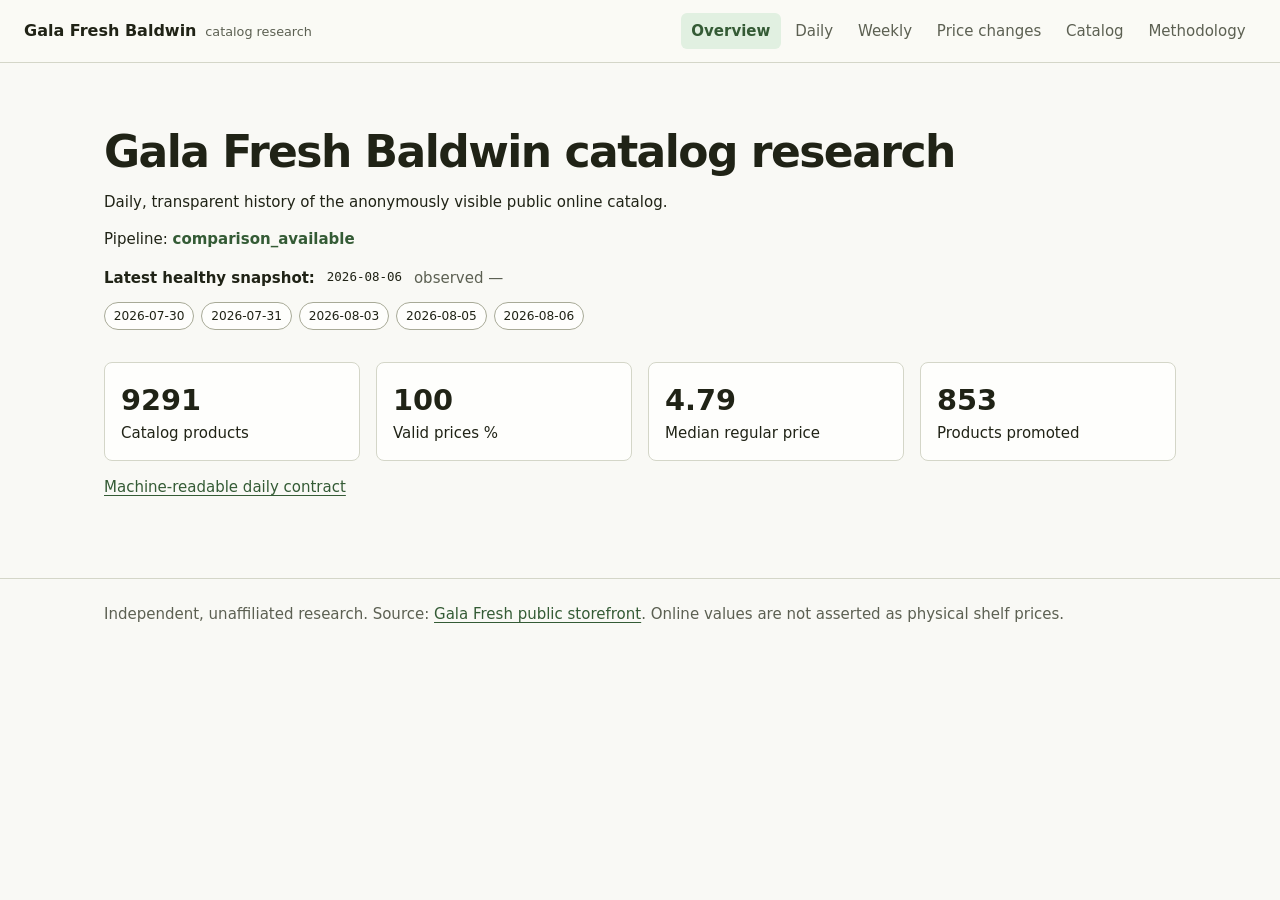
<file: docs/index.html>
<!doctype html><html lang="en"><head><meta charset="utf-8"><meta name="viewport" content="width=device-width,initial-scale=1"><meta name="theme-color" content="#f7f8f2"><title>Gala Fresh Baldwin Research</title><link rel="stylesheet" href="assets/site.css?v=research-1.1"><script src="assets/analytics.js?v=research-1.0" defer></script></head><body class=""><header class="site-header"><div class="site-header-inner"><a class="site-identity" href="index.html"><strong>Gala Fresh Baldwin</strong><span>catalog research</span></a><nav class="site-nav" aria-label="Research reports"><a href="index.html" aria-current="page">Overview</a><a href="daily-report.html">Daily</a><a href="weekly-report.html">Weekly</a><a href="price-changes.html">Price changes</a><a href="catalog.html">Catalog</a><a href="METHODOLOGY.html">Methodology</a></nav></div></header><main><section class="hero"><h1>Gala Fresh Baldwin catalog research</h1><p>Daily, transparent history of the anonymously visible public online catalog.</p><p>Pipeline: <span id="status" class="healthy">Loading…</span></p><p id="run-summary" class="run-summary"></p><ul id="recent-runs" class="run-strip" aria-label="Recent healthy snapshots"></ul></section><section id="metrics" class="grid" aria-live="polite"></section><p><a id="raw" href="data/daily-summary.json">Machine-readable daily contract</a></p></main><footer class="site-footer"><p>Independent, unaffiliated research. Source: <a href="https://www.shopgalafresh.com/">Gala Fresh public storefront</a>. Online values are not asserted as physical shelf prices.</p></footer><script>const esc=s=>String(s??'—').replace(/[&<>"']/g,c=>({'&':'&amp;','<':'&lt;','>':'&gt;','"':'&quot;',"'":'&#39;'}[c]));fetch('data/daily-summary.json').then(r=>r.json()).then(data=>{const source=data.latest;const labels={catalog_size:'Catalog products',valid_price_percentage:'Valid prices %',median_regular_price:'Median regular price',products_with_promotions:'Products promoted',latest_catalog_size:'Latest catalog',median_catalog_size:'Median catalog',median_valid_price_percentage:'Median valid prices %',price_increases:'Price increases',price_decreases:'Price decreases',additions:'Additions',returns:'Returns',missing_products:'Missing observations'};document.querySelector('#status').textContent=data.status;document.querySelector('#metrics').innerHTML=['catalog_size','valid_price_percentage','median_regular_price','products_with_promotions'].map(k=>`<section class="card"><div class="metric">${source[k]??'—'}</div><div>${labels[k]}</div></section>`).join('');document.querySelector('#raw').href='data/daily-summary.json';const latest=data.latest;const recent=(data.daily_history ?? []).slice(-5);const latestDate=latest?.snapshot_date??'—';const observed=latest?.observed_at ?? '—';const summary=document.querySelector('#run-summary');if(summary)summary.innerHTML=`<strong>Latest healthy snapshot:</strong> <code>${esc(latestDate)}</code> <span class="quiet">observed ${esc(observed)}</span>`;const strip=document.querySelector('#recent-runs');if(strip)strip.innerHTML=recent.map(item=>`<li>${esc(item.snapshot_date)}</li>`).join('');}).catch(e=>document.querySelector('#status').textContent='Report data unavailable');</script></body></html>
</file>
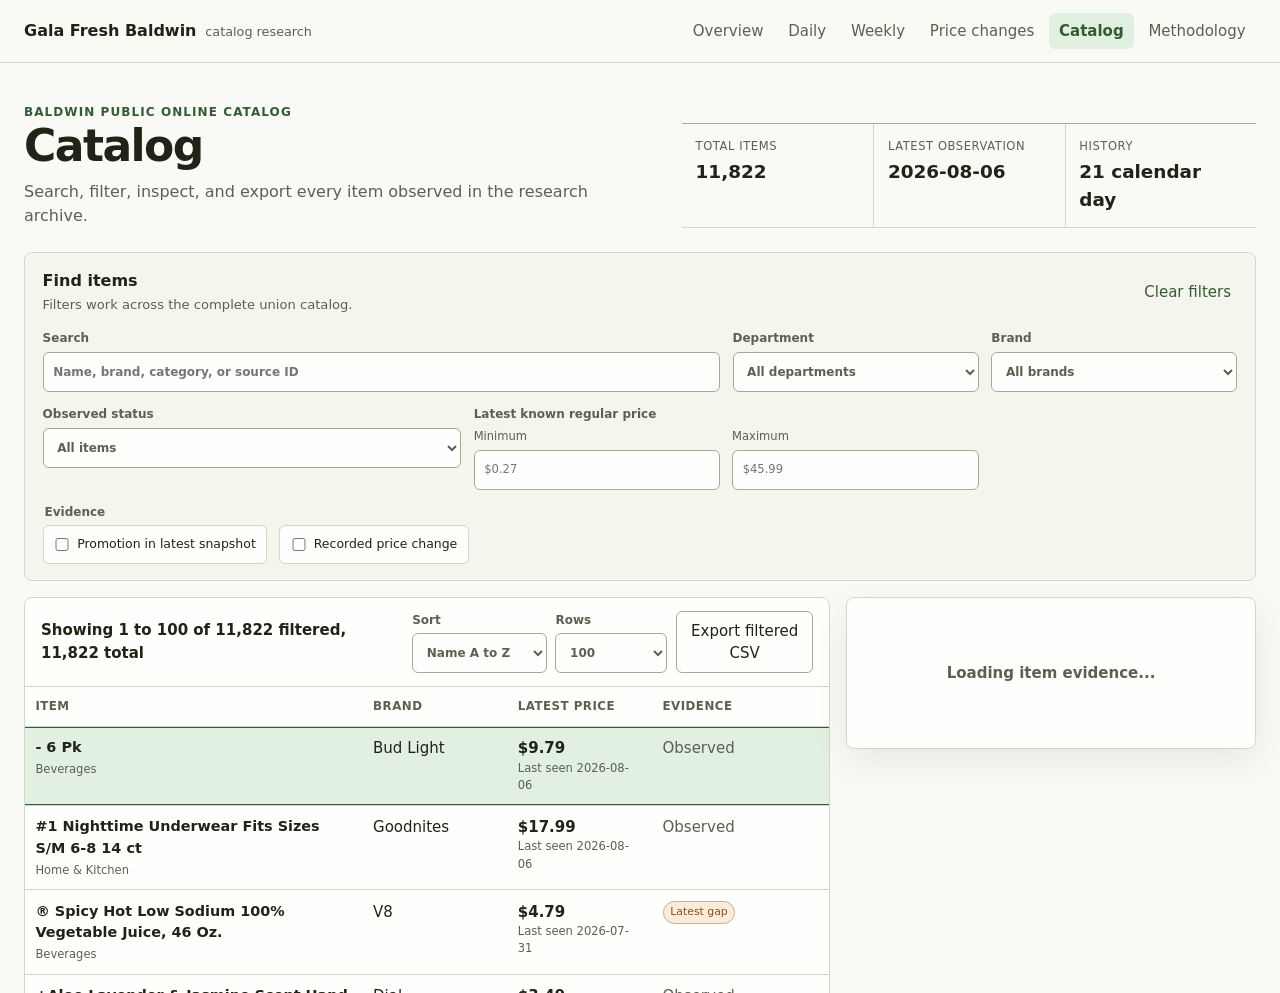
<file: docs/catalog-history.html>
<!doctype html><html lang="en"><head><meta charset="utf-8"><meta name="viewport" content="width=device-width,initial-scale=1"><meta http-equiv="refresh" content="0; url=catalog.html"><link rel="canonical" href="catalog.html"><title>Catalog</title></head><body><p>This page has moved to <a href="catalog.html">Catalog</a>.</p></body></html>
</file>
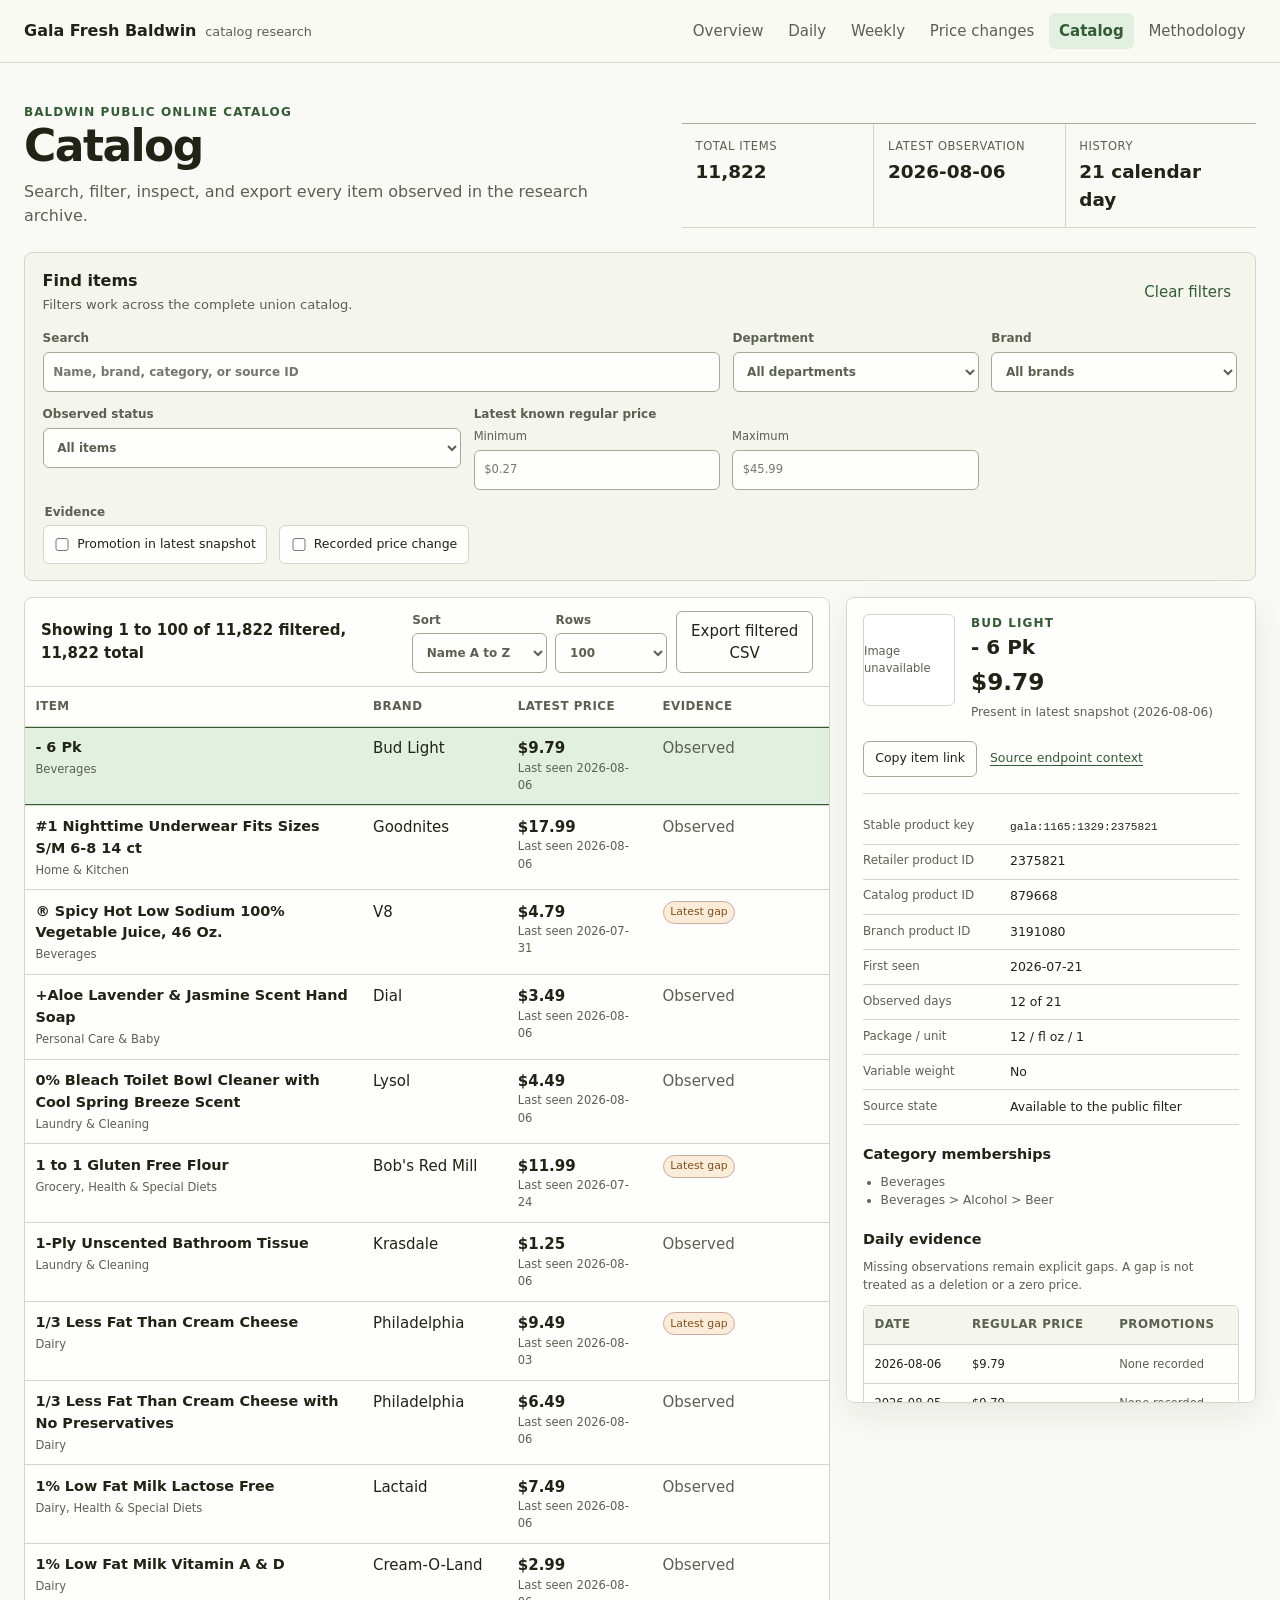
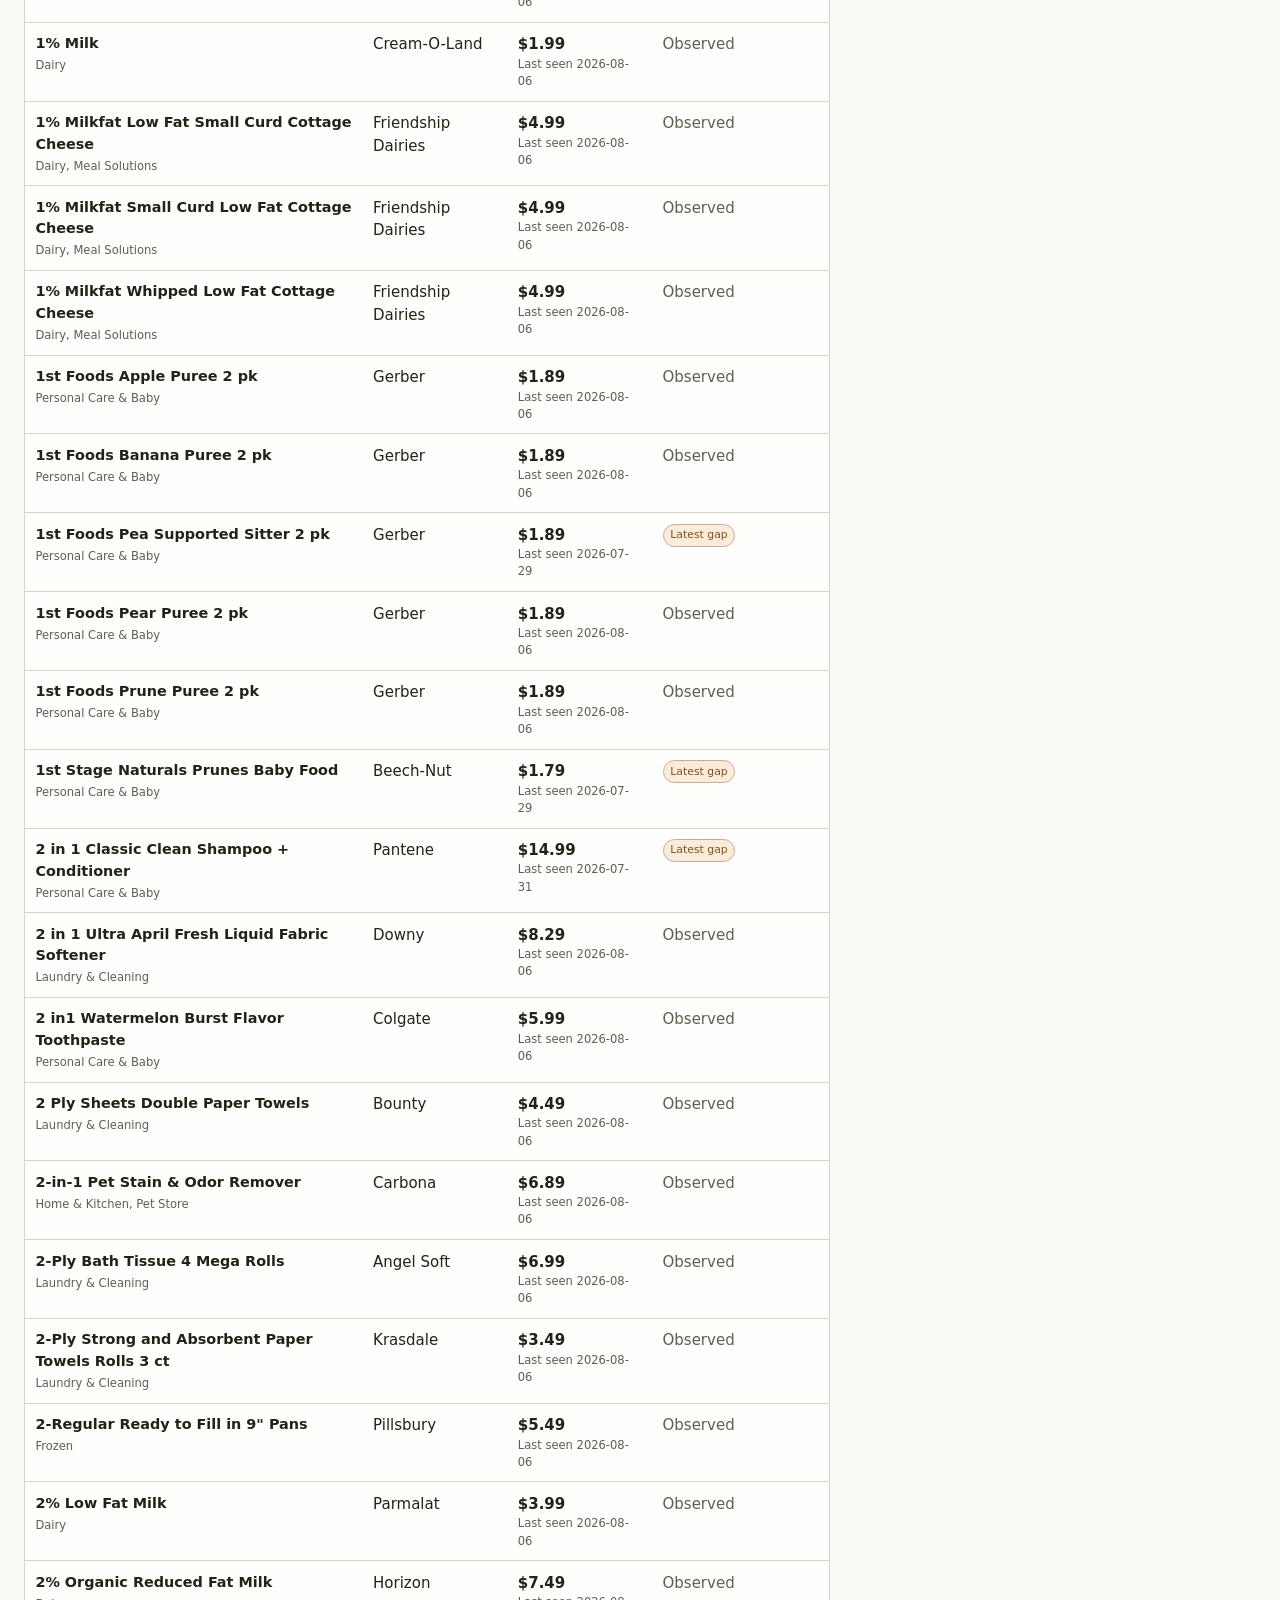
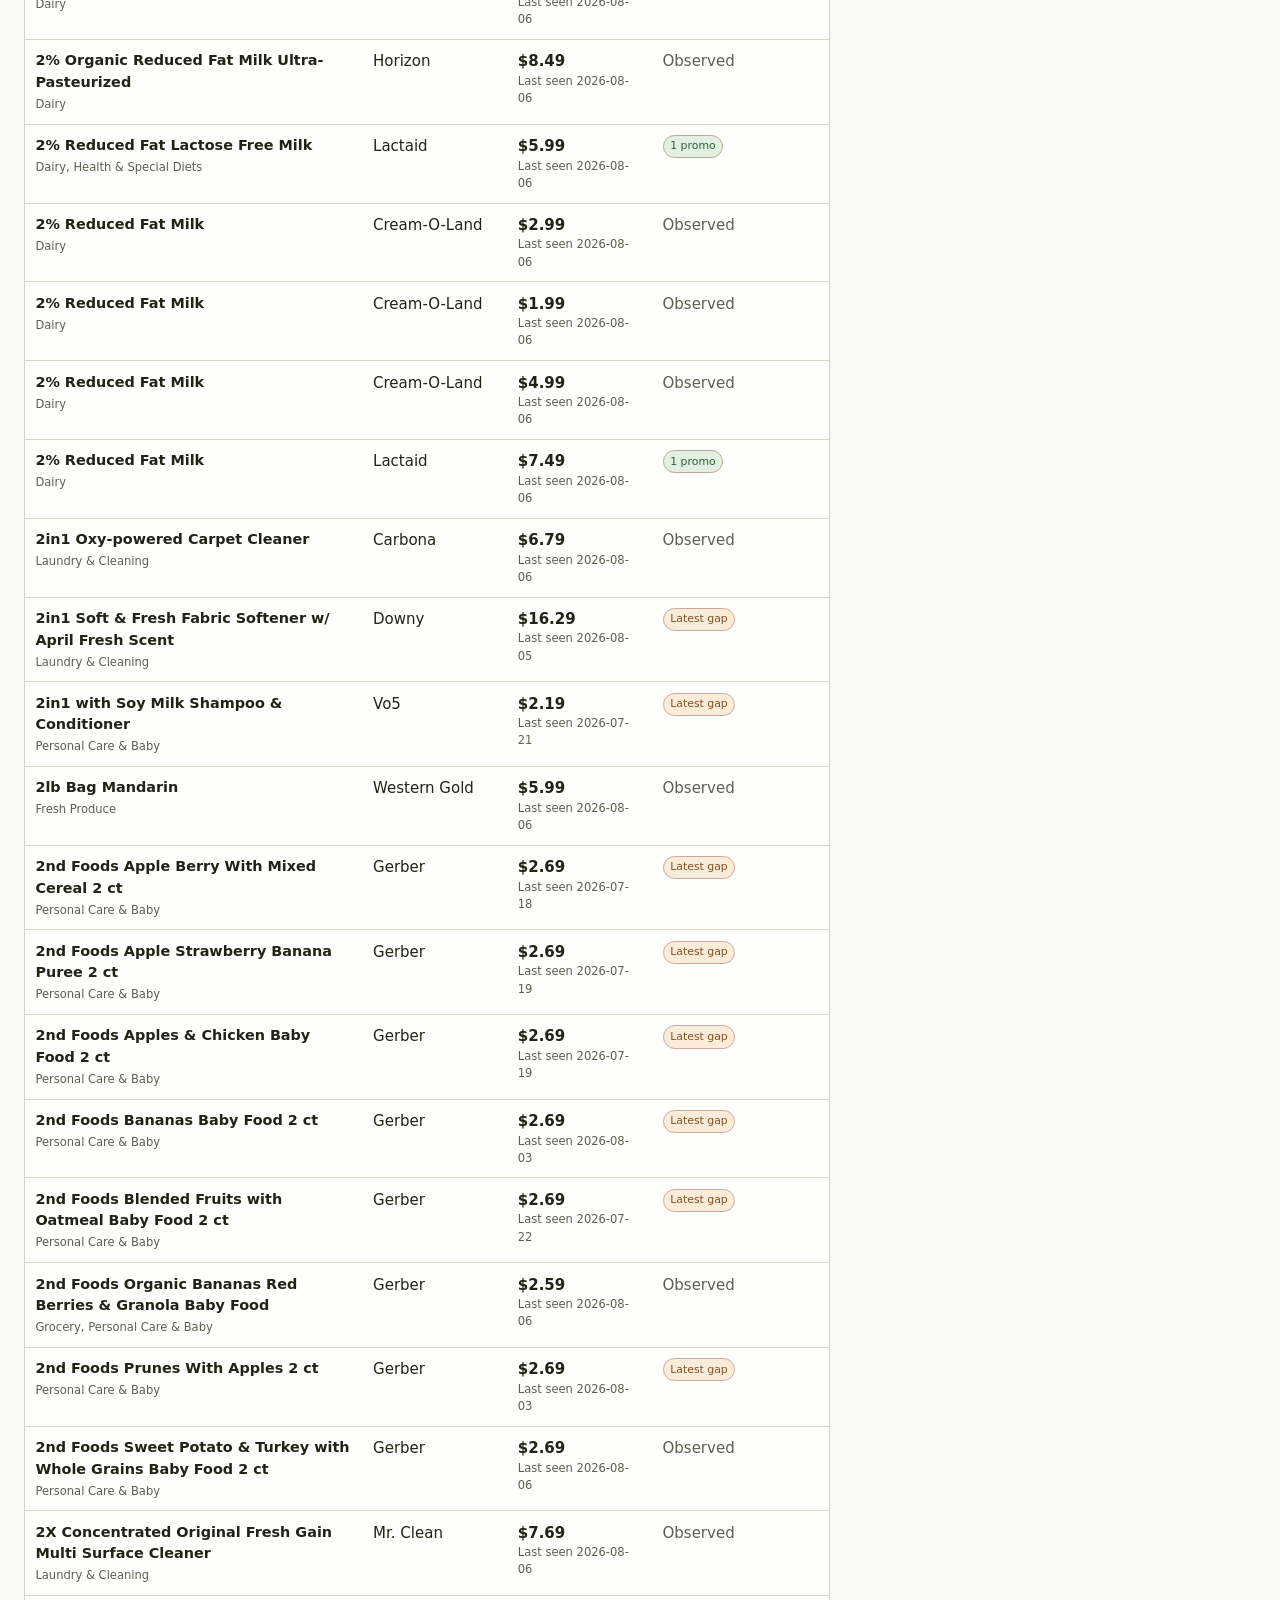
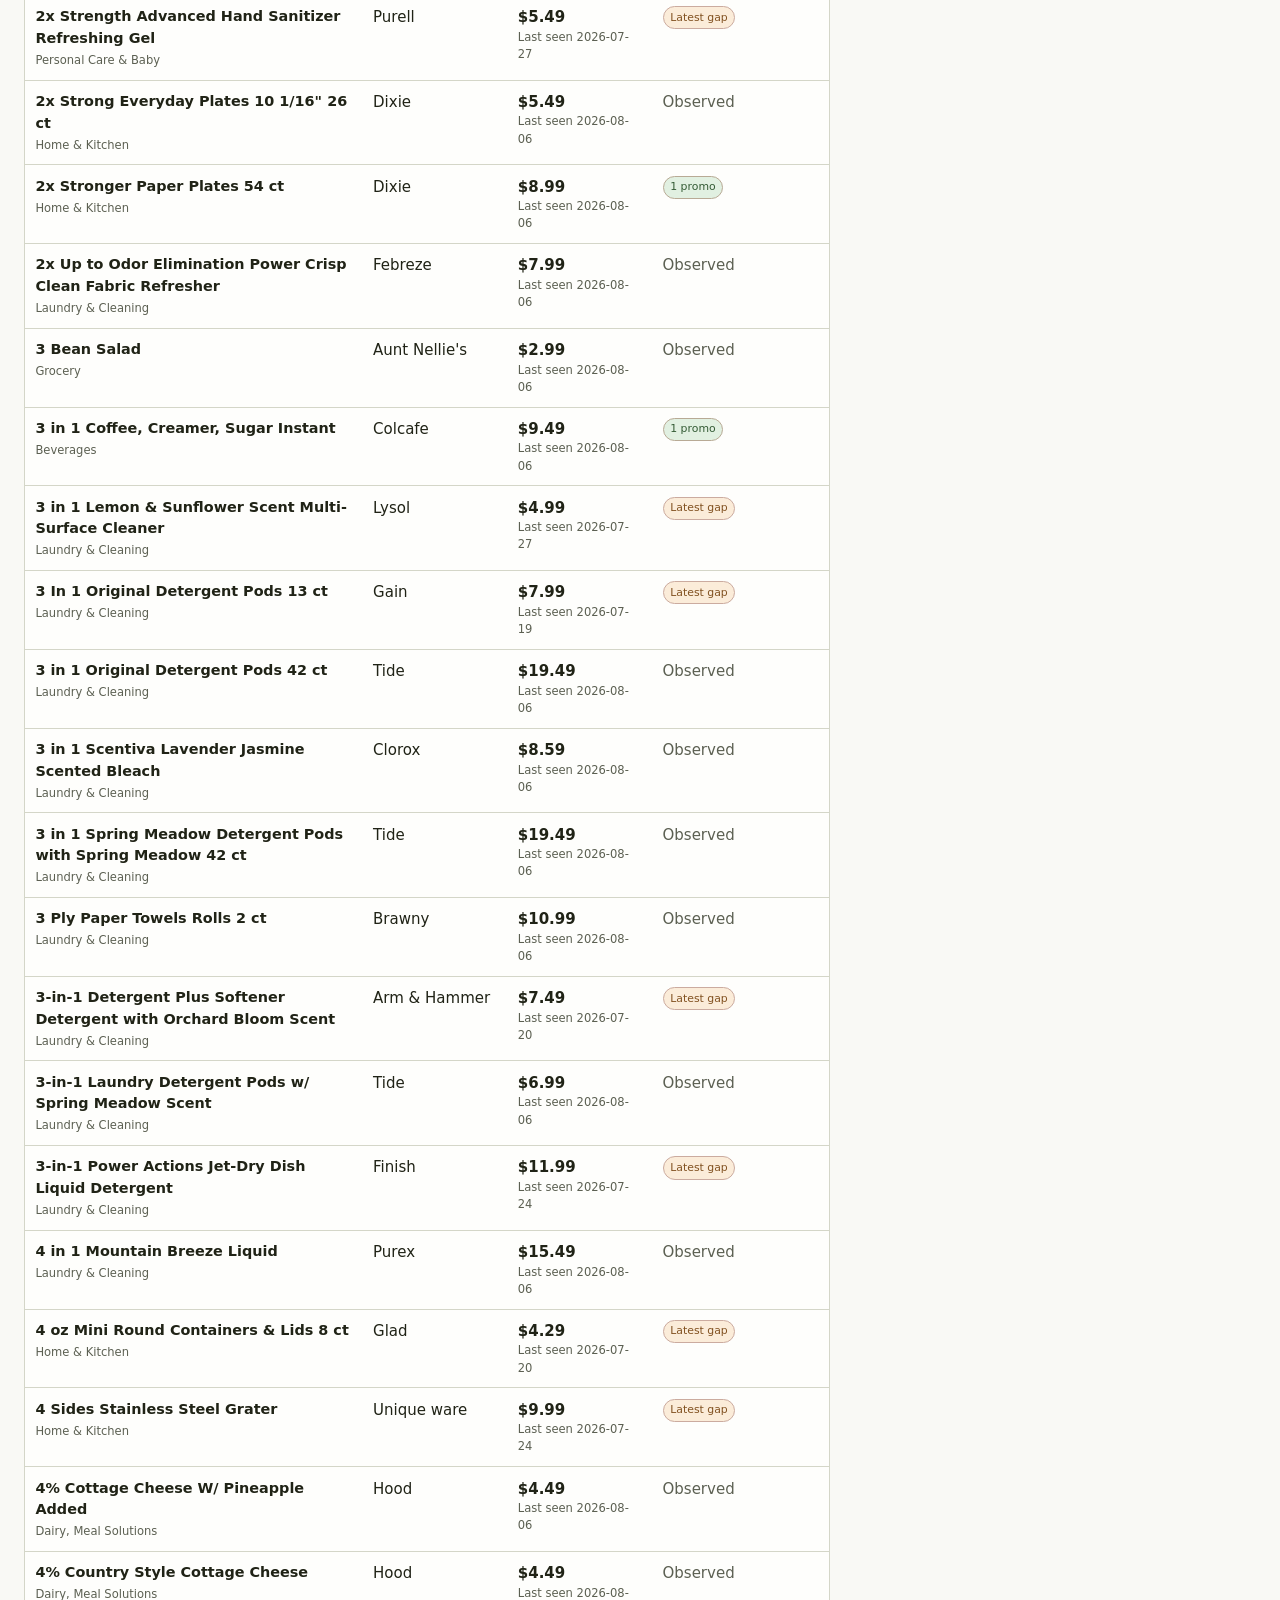
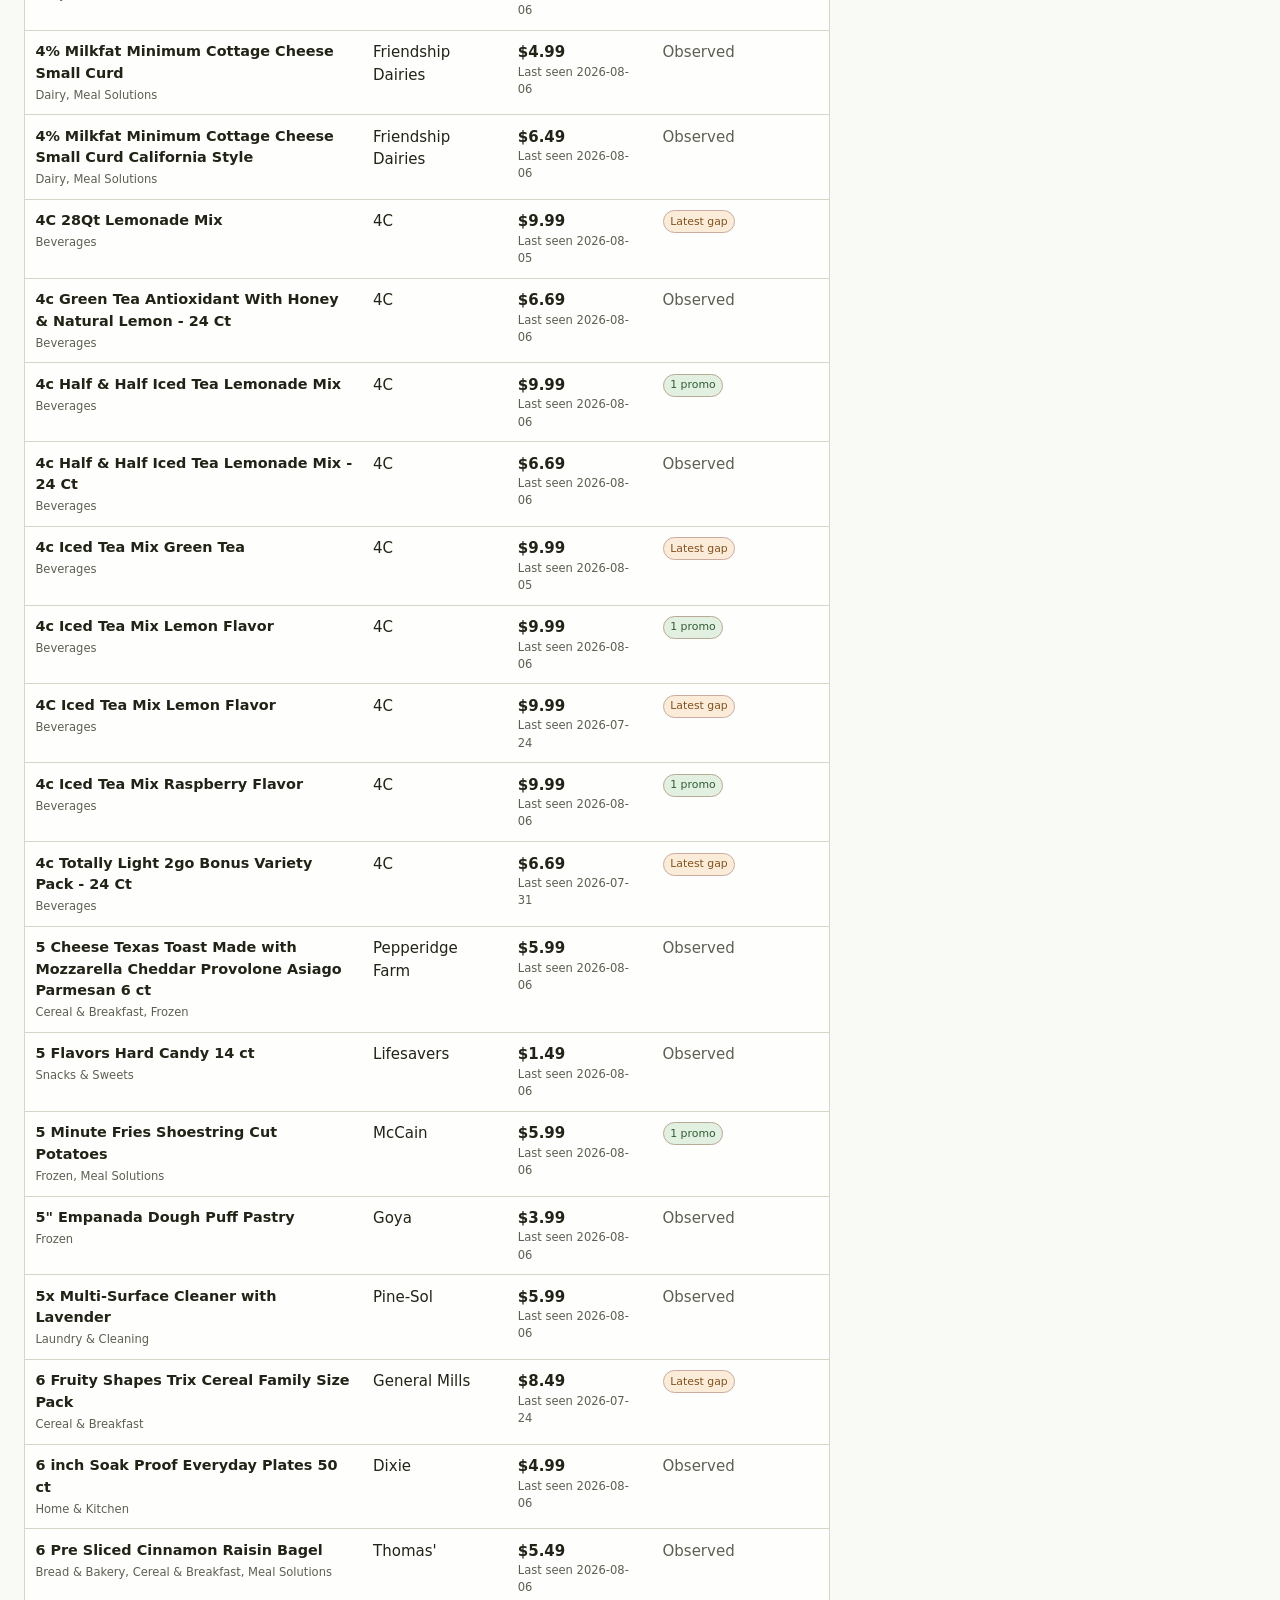
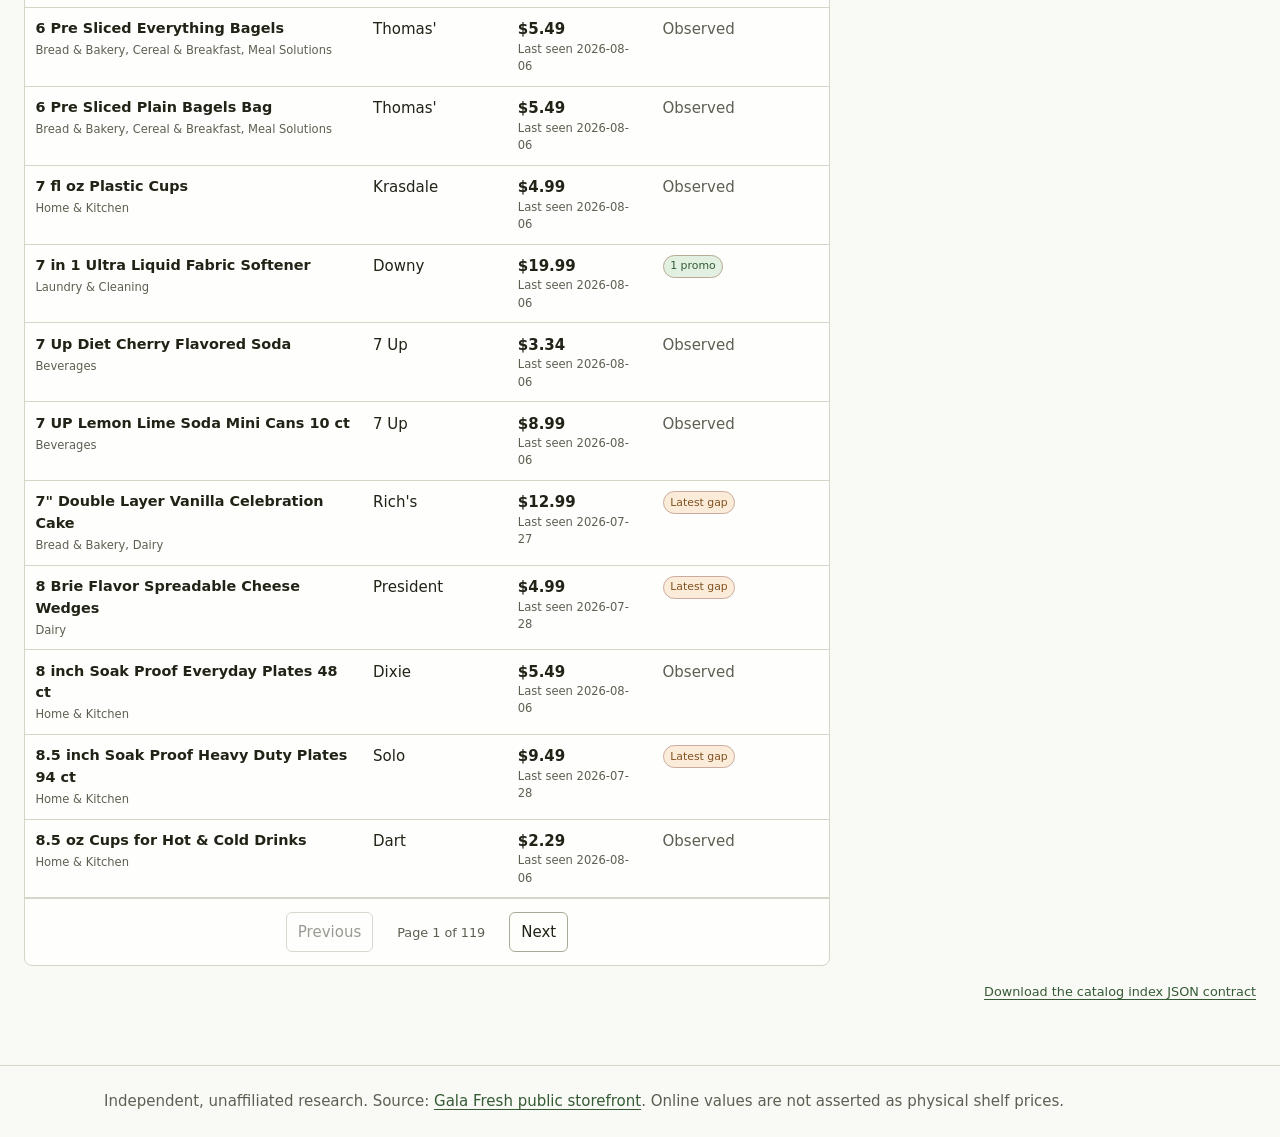
<file: docs/catalog.html>
<!doctype html><html lang="en"><head><meta charset="utf-8"><meta name="viewport" content="width=device-width,initial-scale=1"><meta name="theme-color" content="#f7f8f2"><title>Catalog | Gala Fresh Baldwin Research</title><link rel="stylesheet" href="assets/site.css?v=research-1.1"><script src="assets/analytics.js?v=research-1.0" defer></script></head><body class="catalog-page"><header class="site-header"><div class="site-header-inner"><a class="site-identity" href="index.html"><strong>Gala Fresh Baldwin</strong><span>catalog research</span></a><nav class="site-nav" aria-label="Research reports"><a href="index.html">Overview</a><a href="daily-report.html">Daily</a><a href="weekly-report.html">Weekly</a><a href="price-changes.html">Price changes</a><a href="catalog.html" aria-current="page">Catalog</a><a href="METHODOLOGY.html">Methodology</a></nav></div></header><main>
<section class="catalog-heading" aria-labelledby="catalog-title">
  <div>
    <p class="eyebrow">Baldwin public online catalog</p>
    <h1 id="catalog-title">Catalog</h1>
    <p class="lede">Search, filter, inspect, and export every item observed in the research archive.</p>
  </div>
  <dl class="catalog-scope" aria-label="Catalog scope">
    <div><dt>Total items</dt><dd id="total-items">11,822</dd></div>
    <div><dt>Latest observation</dt><dd>2026-08-06</dd></div>
    <div><dt>History</dt><dd>21 calendar day</dd></div>
  </dl>
</section>

<section class="catalog-controls" aria-labelledby="filter-title">
  <div class="controls-heading">
    <div><h2 id="filter-title">Find items</h2><p>Filters work across the complete union catalog.</p></div>
    <button id="clear-filters" class="text-button" type="button">Clear filters</button>
  </div>
  <div class="filter-grid">
    <label class="search-field">Search
      <input id="catalog-search" type="search" placeholder="Name, brand, category, or source ID" autocomplete="off">
    </label>
    <label>Department
      <select id="department-filter"><option value="">All departments</option></select>
    </label>
    <label>Brand
      <select id="brand-filter"><option value="">All brands</option></select>
    </label>
    <label>Observed status
      <select id="status-filter">
        <option value="all">All items</option>
        <option value="current">Present in latest snapshot</option>
        <option value="missing">Missing from latest snapshot</option>
      </select>
    </label>
    <div class="price-filter" role="group" aria-labelledby="price-filter-label">
      <span id="price-filter-label" class="filter-legend">Latest known regular price</span>
      <div class="price-fields">
        <label>Minimum <input id="min-price" type="number" min="0" step="0.01" inputmode="decimal" placeholder="$0"></label>
        <label>Maximum <input id="max-price" type="number" min="0" step="0.01" inputmode="decimal" placeholder="Any"></label>
      </div>
    </div>
    <fieldset class="check-filters">
      <legend>Evidence</legend>
      <label><input id="promotion-filter" type="checkbox"> Promotion in latest snapshot</label>
      <label><input id="change-filter" type="checkbox"> Recorded price change</label>
    </fieldset>
  </div>
</section>

<div id="catalog-status" class="catalog-status" role="status" aria-live="polite">Loading the complete catalog index...</div>

<section class="catalog-workspace" aria-label="Catalog browser">
  <div class="results-pane">
    <div class="results-toolbar">
      <p id="result-count">Loading items...</p>
      <div class="toolbar-actions">
        <label>Sort
          <select id="sort-order">
            <option value="name">Name A to Z</option>
            <option value="brand">Brand A to Z</option>
            <option value="price-asc">Price low to high</option>
            <option value="price-desc">Price high to low</option>
            <option value="recent">Most recently seen</option>
          </select>
        </label>
        <label>Rows
          <select id="page-size">
            <option value="50">50</option>
            <option value="100" selected>100</option>
            <option value="250">250</option>
            <option value="all">All</option>
          </select>
        </label>
        <button id="export-csv" class="secondary-button" type="button">Export filtered CSV</button>
      </div>
    </div>
    <div class="table-scroll">
      <table class="catalog-table">
        <thead><tr><th>Item</th><th>Brand</th><th>Latest price</th><th>Evidence</th></tr></thead>
        <tbody id="catalog-results"></tbody>
      </table>
      <div id="empty-results" class="empty-state" hidden><strong>No items match these filters.</strong><span>Clear one or more filters to widen the result set.</span></div>
    </div>
    <nav class="pagination" aria-label="Catalog pages">
      <button id="previous-page" class="secondary-button" type="button">Previous</button>
      <span id="page-indicator">Page 1 of 1</span>
      <button id="next-page" class="secondary-button" type="button">Next</button>
    </nav>
  </div>

  <aside id="detail-panel" class="detail-panel" aria-label="Selected item details" aria-live="polite">
    <button id="close-detail" class="detail-close" type="button" aria-label="Close selected item">Close</button>
    <div id="item-detail" class="detail-content">
      <div class="detail-placeholder"><strong>Select an item</strong><span>Its source identifiers, categories, prices, promotions, and explicit history gaps will appear here.</span></div>
    </div>
  </aside>
</section>

<p class="catalog-contract"><a href="data/catalog-history/index.json">Download the catalog index JSON contract</a></p>
</main><footer class="site-footer"><p>Independent, unaffiliated research. Source: <a href="https://www.shopgalafresh.com/">Gala Fresh public storefront</a>. Online values are not asserted as physical shelf prices.</p></footer><script src="assets/catalog.js?v=research-1.1" defer></script></body></html>
</file>
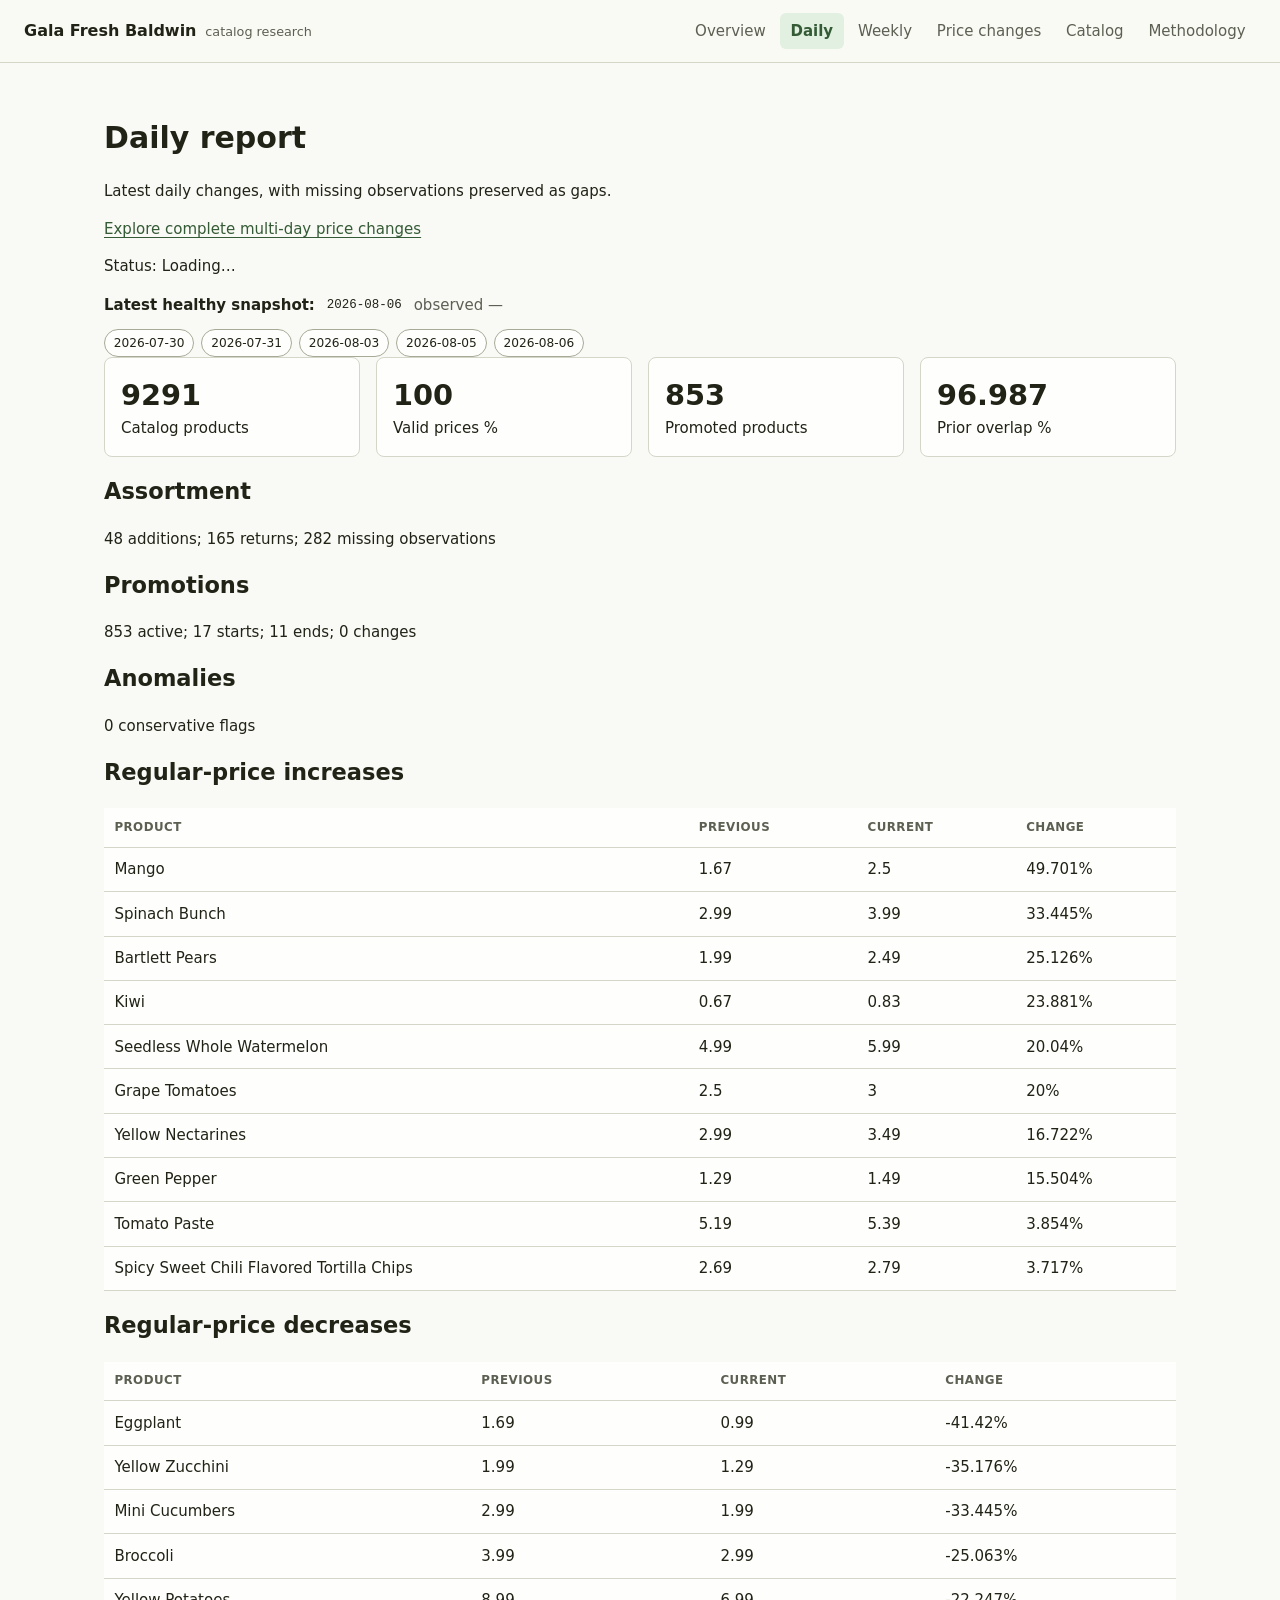
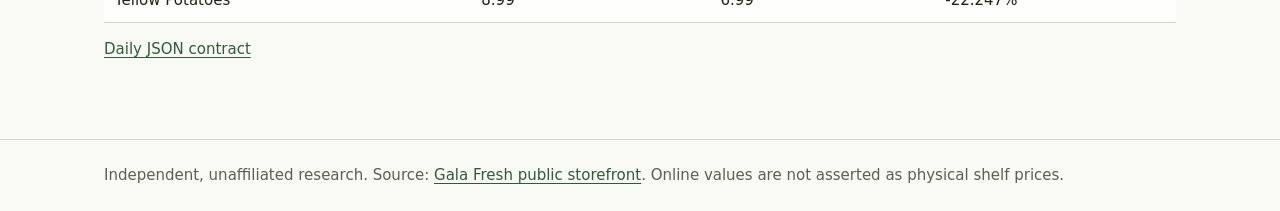
<file: docs/daily-report.html>
<!doctype html><html lang="en"><head><meta charset="utf-8"><meta name="viewport" content="width=device-width,initial-scale=1"><meta name="theme-color" content="#f7f8f2"><title>Daily report</title><link rel="stylesheet" href="assets/site.css?v=research-1.1"><script src="assets/analytics.js?v=research-1.0" defer></script></head><body class=""><header class="site-header"><div class="site-header-inner"><a class="site-identity" href="index.html"><strong>Gala Fresh Baldwin</strong><span>catalog research</span></a><nav class="site-nav" aria-label="Research reports"><a href="index.html">Overview</a><a href="daily-report.html" aria-current="page">Daily</a><a href="weekly-report.html">Weekly</a><a href="price-changes.html">Price changes</a><a href="catalog.html">Catalog</a><a href="METHODOLOGY.html">Methodology</a></nav></div></header><main><h1>Daily report</h1><p>Latest daily changes, with missing observations preserved as gaps.</p><p><a href="price-changes.html">Explore complete multi-day price changes</a></p><p>Status: <span id="status">Loading…</span></p><p id="run-summary" class="run-summary"></p><ul id="recent-runs" class="run-strip" aria-label="Recent healthy snapshots"></ul><section id="metrics" class="grid"></section><h2>Assortment</h2><p id="assortment"></p><h2>Promotions</h2><p id="promotions"></p><h2>Anomalies</h2><p id="anomalies"></p><h2>Regular-price increases</h2><table><thead><tr><th>Product</th><th>Previous</th><th>Current</th><th>Change</th></tr></thead><tbody id="increases"></tbody></table><h2>Regular-price decreases</h2><table><thead><tr><th>Product</th><th>Previous</th><th>Current</th><th>Change</th></tr></thead><tbody id="decreases"></tbody></table><p><a href="data/daily-summary.json">Daily JSON contract</a></p></main><footer class="site-footer"><p>Independent, unaffiliated research. Source: <a href="https://www.shopgalafresh.com/">Gala Fresh public storefront</a>. Online values are not asserted as physical shelf prices.</p></footer><script>const esc=s=>String(s??'—').replace(/[&<>"']/g,c=>({'&':'&amp;','<':'&lt;','>':'&gt;','"':'&quot;',"'":'&#39;'}[c]));const priceRows=rows=>rows.slice(0,25).map(x=>`<tr><td>${esc(x.name)}</td><td>${esc(x.previous_regular_price)}</td><td>${esc(x.current_regular_price)}</td><td>${esc(x.change_percentage)}%</td></tr>`).join('')||'<tr><td colspan="4">None reported</td></tr>';fetch('data/daily-summary.json').then(r=>r.json()).then(d=>{status.textContent=d.status;const x=d.latest;metrics.innerHTML=[['Catalog products',x.catalog_size],['Valid prices %',x.valid_price_percentage],['Promoted products',x.products_with_promotions],['Prior overlap %',d.comparison?.prior_overlap_percentage??'—']].map(([k,v])=>`<section class="card"><div class="metric">${esc(v)}</div><div>${k}</div></section>`).join('');increases.innerHTML=priceRows(d.price_increases);decreases.innerHTML=priceRows(d.price_decreases);assortment.textContent=d.comparison?`${d.comparison.additions} additions; ${d.comparison.returns} returns; ${d.comparison.missing_products} missing observations`:'Comparisons begin with the second healthy snapshot.';promotions.textContent=`${d.promotion_changes.active} active; ${d.promotion_changes.start_count} starts; ${d.promotion_changes.end_count} ends; ${d.promotion_changes.change_count} changes`;anomalies.textContent=`${d.anomalies.length} conservative flags`;const recent=d.daily_history?.slice(-5)??[];const summary=document.querySelector('#run-summary');if(summary)summary.innerHTML=`<strong>Latest healthy snapshot:</strong> <code>${esc(x.snapshot_date)}</code> <span class="quiet">observed ${esc(x.observed_at ?? '—')}</span>`;const strip=document.querySelector('#recent-runs');if(strip)strip.innerHTML=recent.map(item=>`<li>${esc(item.snapshot_date)}</li>`).join('');}).catch(()=>status.textContent='Report data unavailable')</script></body></html>
</file>
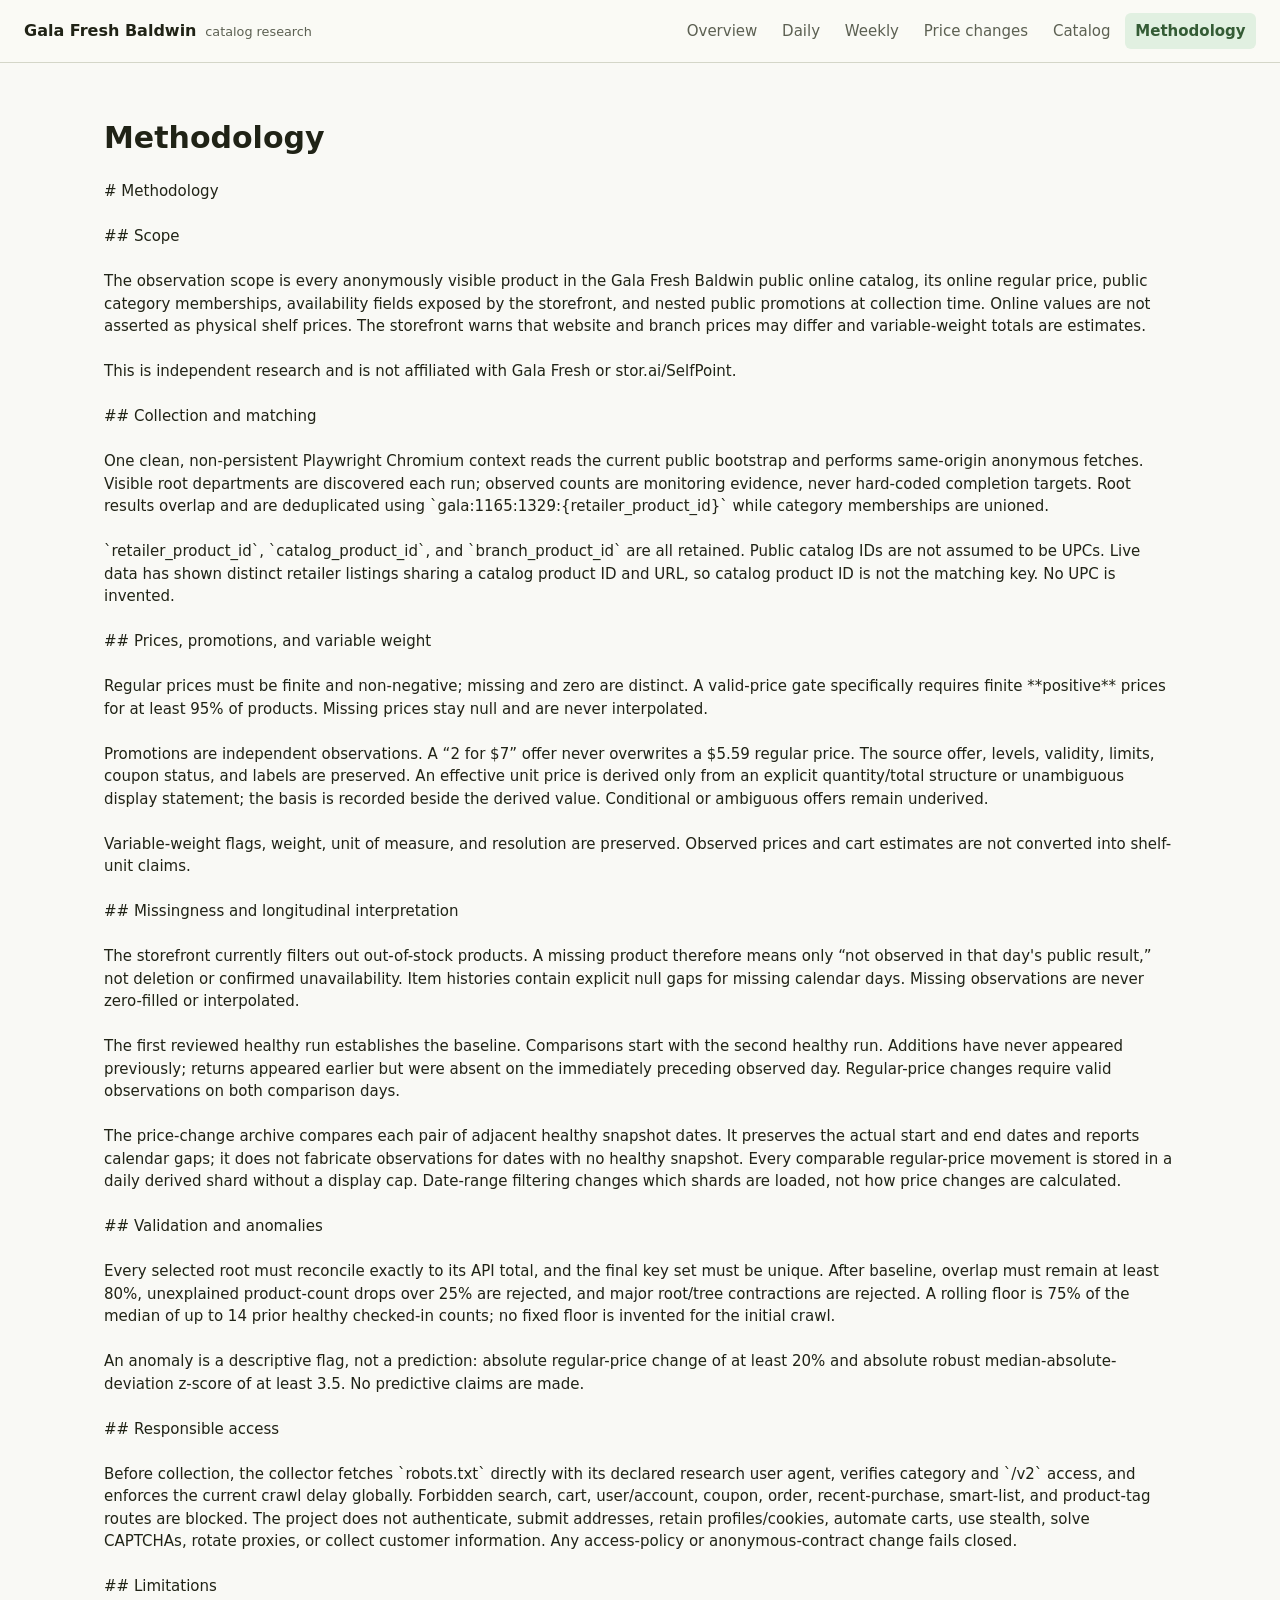
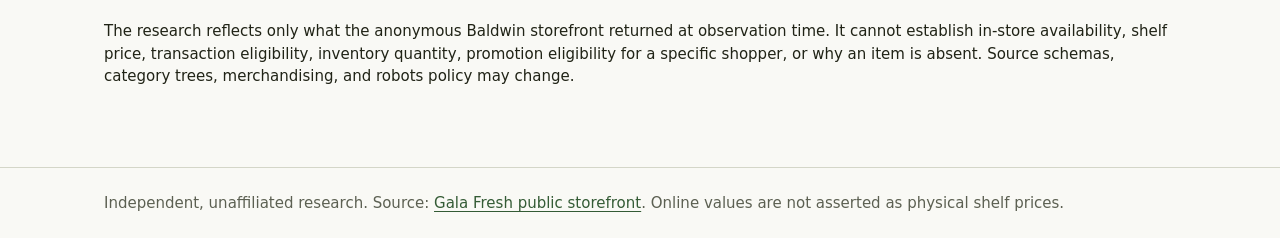
<file: docs/METHODOLOGY.html>
<!doctype html><html lang="en"><head><meta charset="utf-8"><meta name="viewport" content="width=device-width,initial-scale=1"><meta name="theme-color" content="#f7f8f2"><title>Methodology</title><link rel="stylesheet" href="assets/site.css?v=research-1.1"><script src="assets/analytics.js?v=research-1.0" defer></script></head><body class=""><header class="site-header"><div class="site-header-inner"><a class="site-identity" href="index.html"><strong>Gala Fresh Baldwin</strong><span>catalog research</span></a><nav class="site-nav" aria-label="Research reports"><a href="index.html">Overview</a><a href="daily-report.html">Daily</a><a href="weekly-report.html">Weekly</a><a href="price-changes.html">Price changes</a><a href="catalog.html">Catalog</a><a href="METHODOLOGY.html" aria-current="page">Methodology</a></nav></div></header><main><h1>Methodology</h1><pre style="white-space:pre-wrap;font:inherit"># Methodology

## Scope

The observation scope is every anonymously visible product in the Gala Fresh Baldwin public online catalog, its online regular price, public category memberships, availability fields exposed by the storefront, and nested public promotions at collection time. Online values are not asserted as physical shelf prices. The storefront warns that website and branch prices may differ and variable-weight totals are estimates.

This is independent research and is not affiliated with Gala Fresh or stor.ai/SelfPoint.

## Collection and matching

One clean, non-persistent Playwright Chromium context reads the current public bootstrap and performs same-origin anonymous fetches. Visible root departments are discovered each run; observed counts are monitoring evidence, never hard-coded completion targets. Root results overlap and are deduplicated using `gala:1165:1329:{retailer_product_id}` while category memberships are unioned.

`retailer_product_id`, `catalog_product_id`, and `branch_product_id` are all retained. Public catalog IDs are not assumed to be UPCs. Live data has shown distinct retailer listings sharing a catalog product ID and URL, so catalog product ID is not the matching key. No UPC is invented.

## Prices, promotions, and variable weight

Regular prices must be finite and non-negative; missing and zero are distinct. A valid-price gate specifically requires finite **positive** prices for at least 95% of products. Missing prices stay null and are never interpolated.

Promotions are independent observations. A “2 for $7” offer never overwrites a $5.59 regular price. The source offer, levels, validity, limits, coupon status, and labels are preserved. An effective unit price is derived only from an explicit quantity/total structure or unambiguous display statement; the basis is recorded beside the derived value. Conditional or ambiguous offers remain underived.

Variable-weight flags, weight, unit of measure, and resolution are preserved. Observed prices and cart estimates are not converted into shelf-unit claims.

## Missingness and longitudinal interpretation

The storefront currently filters out out-of-stock products. A missing product therefore means only “not observed in that day's public result,” not deletion or confirmed unavailability. Item histories contain explicit null gaps for missing calendar days. Missing observations are never zero-filled or interpolated.

The first reviewed healthy run establishes the baseline. Comparisons start with the second healthy run. Additions have never appeared previously; returns appeared earlier but were absent on the immediately preceding observed day. Regular-price changes require valid observations on both comparison days.

The price-change archive compares each pair of adjacent healthy snapshot dates. It preserves the actual start and end dates and reports calendar gaps; it does not fabricate observations for dates with no healthy snapshot. Every comparable regular-price movement is stored in a daily derived shard without a display cap. Date-range filtering changes which shards are loaded, not how price changes are calculated.

## Validation and anomalies

Every selected root must reconcile exactly to its API total, and the final key set must be unique. After baseline, overlap must remain at least 80%, unexplained product-count drops over 25% are rejected, and major root/tree contractions are rejected. A rolling floor is 75% of the median of up to 14 prior healthy checked-in counts; no fixed floor is invented for the initial crawl.

An anomaly is a descriptive flag, not a prediction: absolute regular-price change of at least 20% and absolute robust median-absolute-deviation z-score of at least 3.5. No predictive claims are made.

## Responsible access

Before collection, the collector fetches `robots.txt` directly with its declared research user agent, verifies category and `/v2` access, and enforces the current crawl delay globally. Forbidden search, cart, user/account, coupon, order, recent-purchase, smart-list, and product-tag routes are blocked. The project does not authenticate, submit addresses, retain profiles/cookies, automate carts, use stealth, solve CAPTCHAs, rotate proxies, or collect customer information. Any access-policy or anonymous-contract change fails closed.

## Limitations

The research reflects only what the anonymous Baldwin storefront returned at observation time. It cannot establish in-store availability, shelf price, transaction eligibility, inventory quantity, promotion eligibility for a specific shopper, or why an item is absent. Source schemas, category trees, merchandising, and robots policy may change.
</pre></main><footer class="site-footer"><p>Independent, unaffiliated research. Source: <a href="https://www.shopgalafresh.com/">Gala Fresh public storefront</a>. Online values are not asserted as physical shelf prices.</p></footer></body></html>
</file>
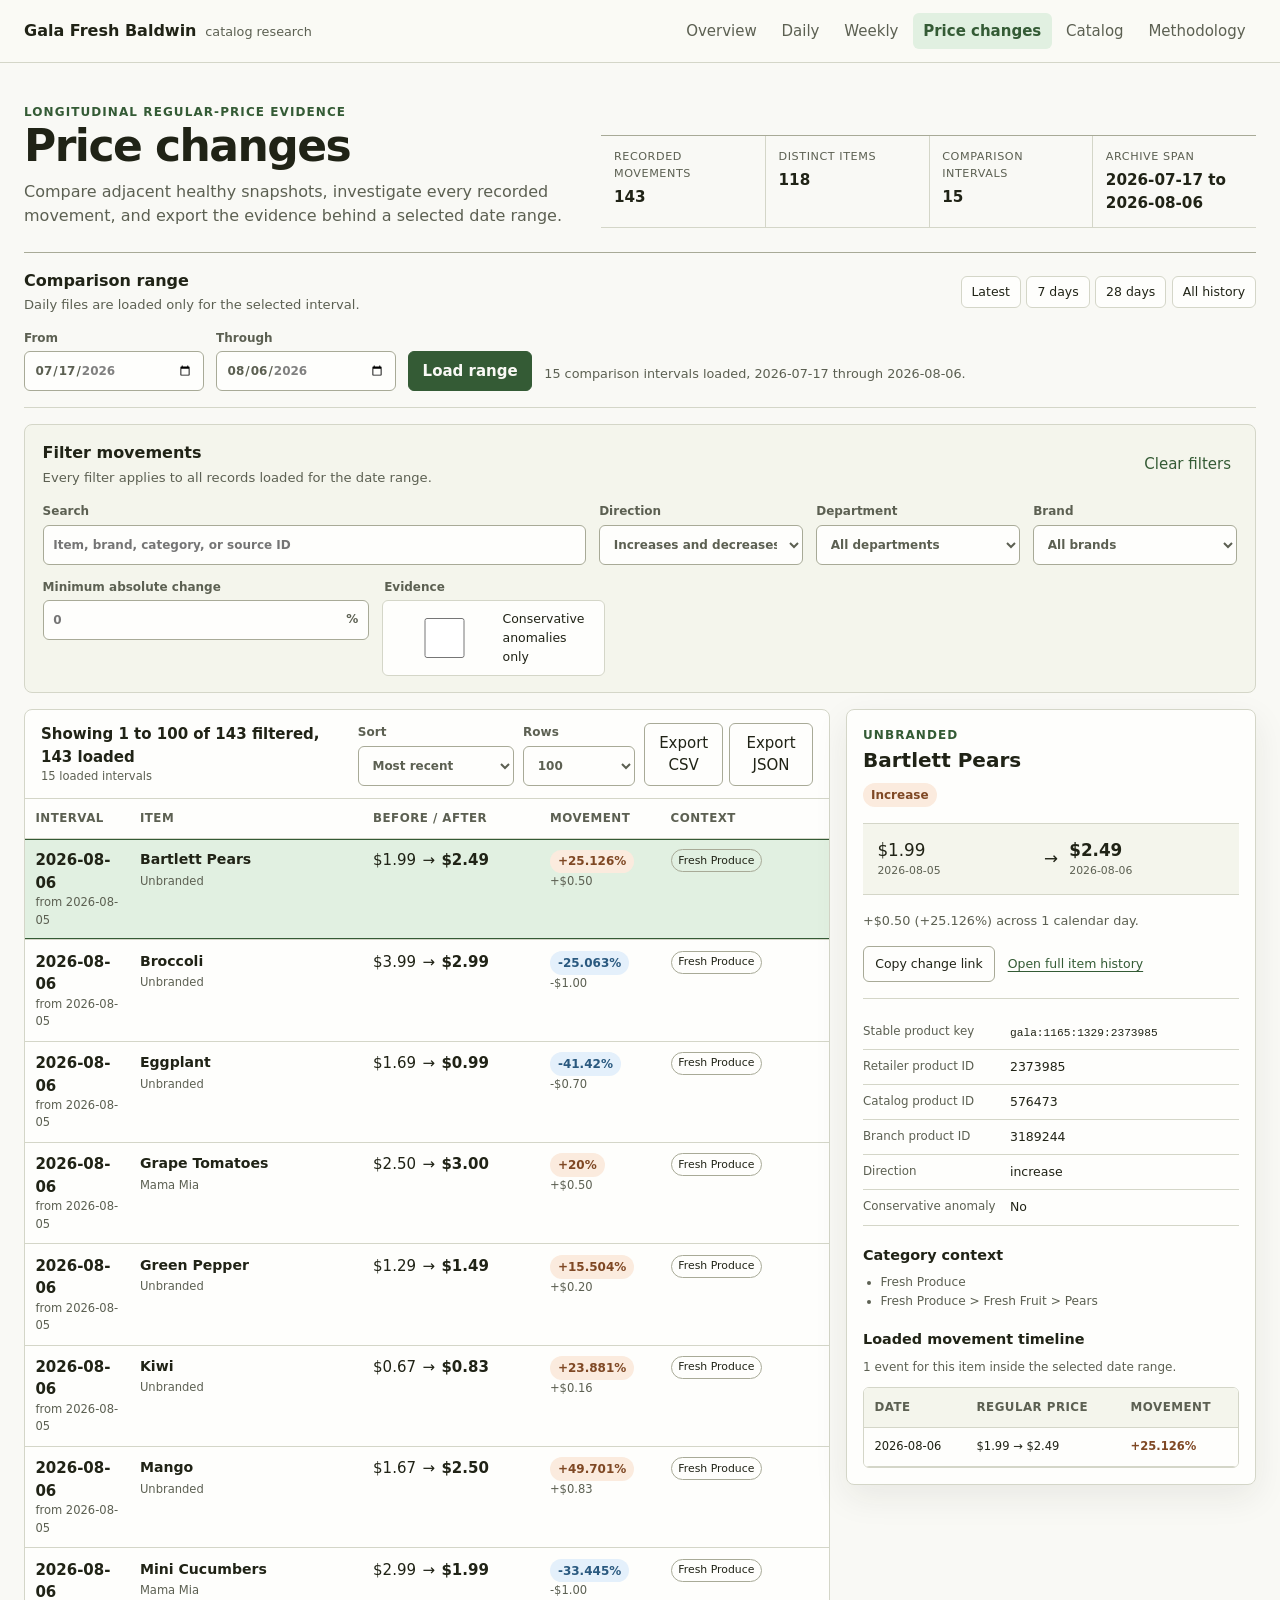
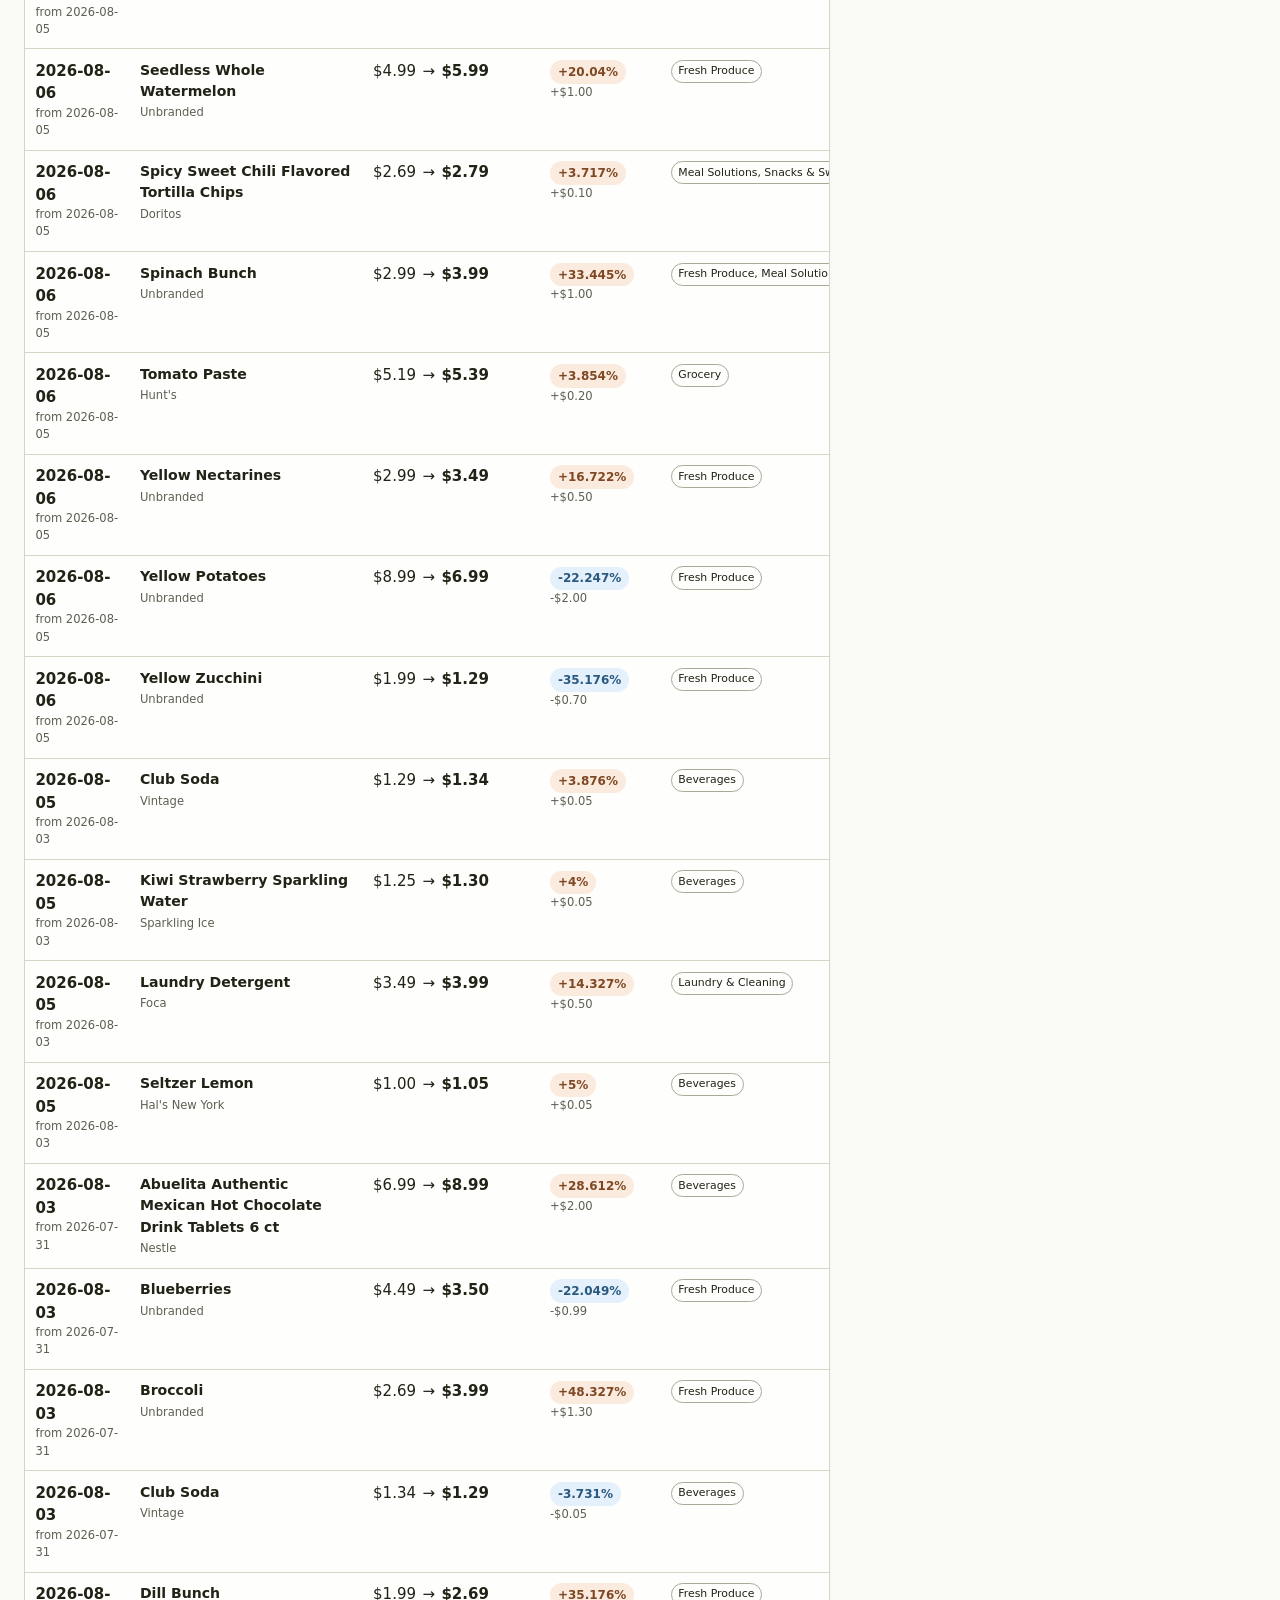
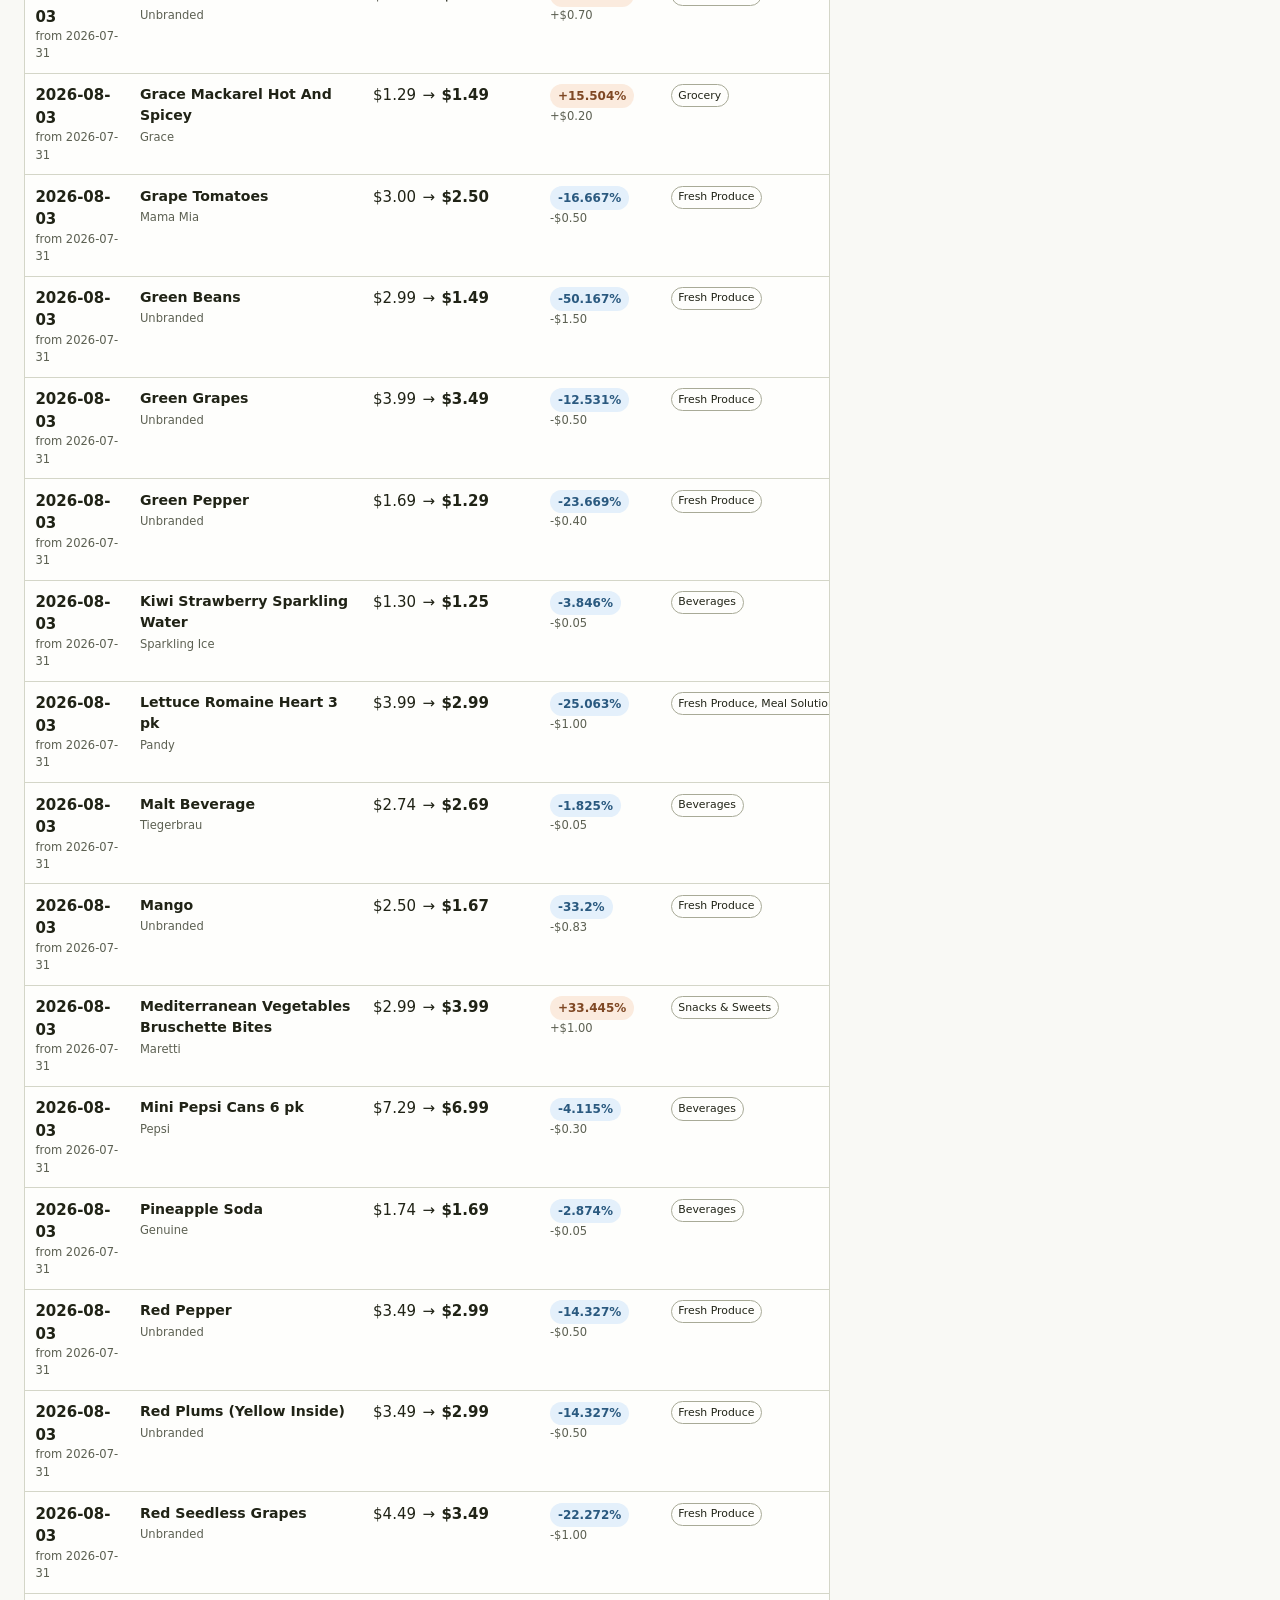
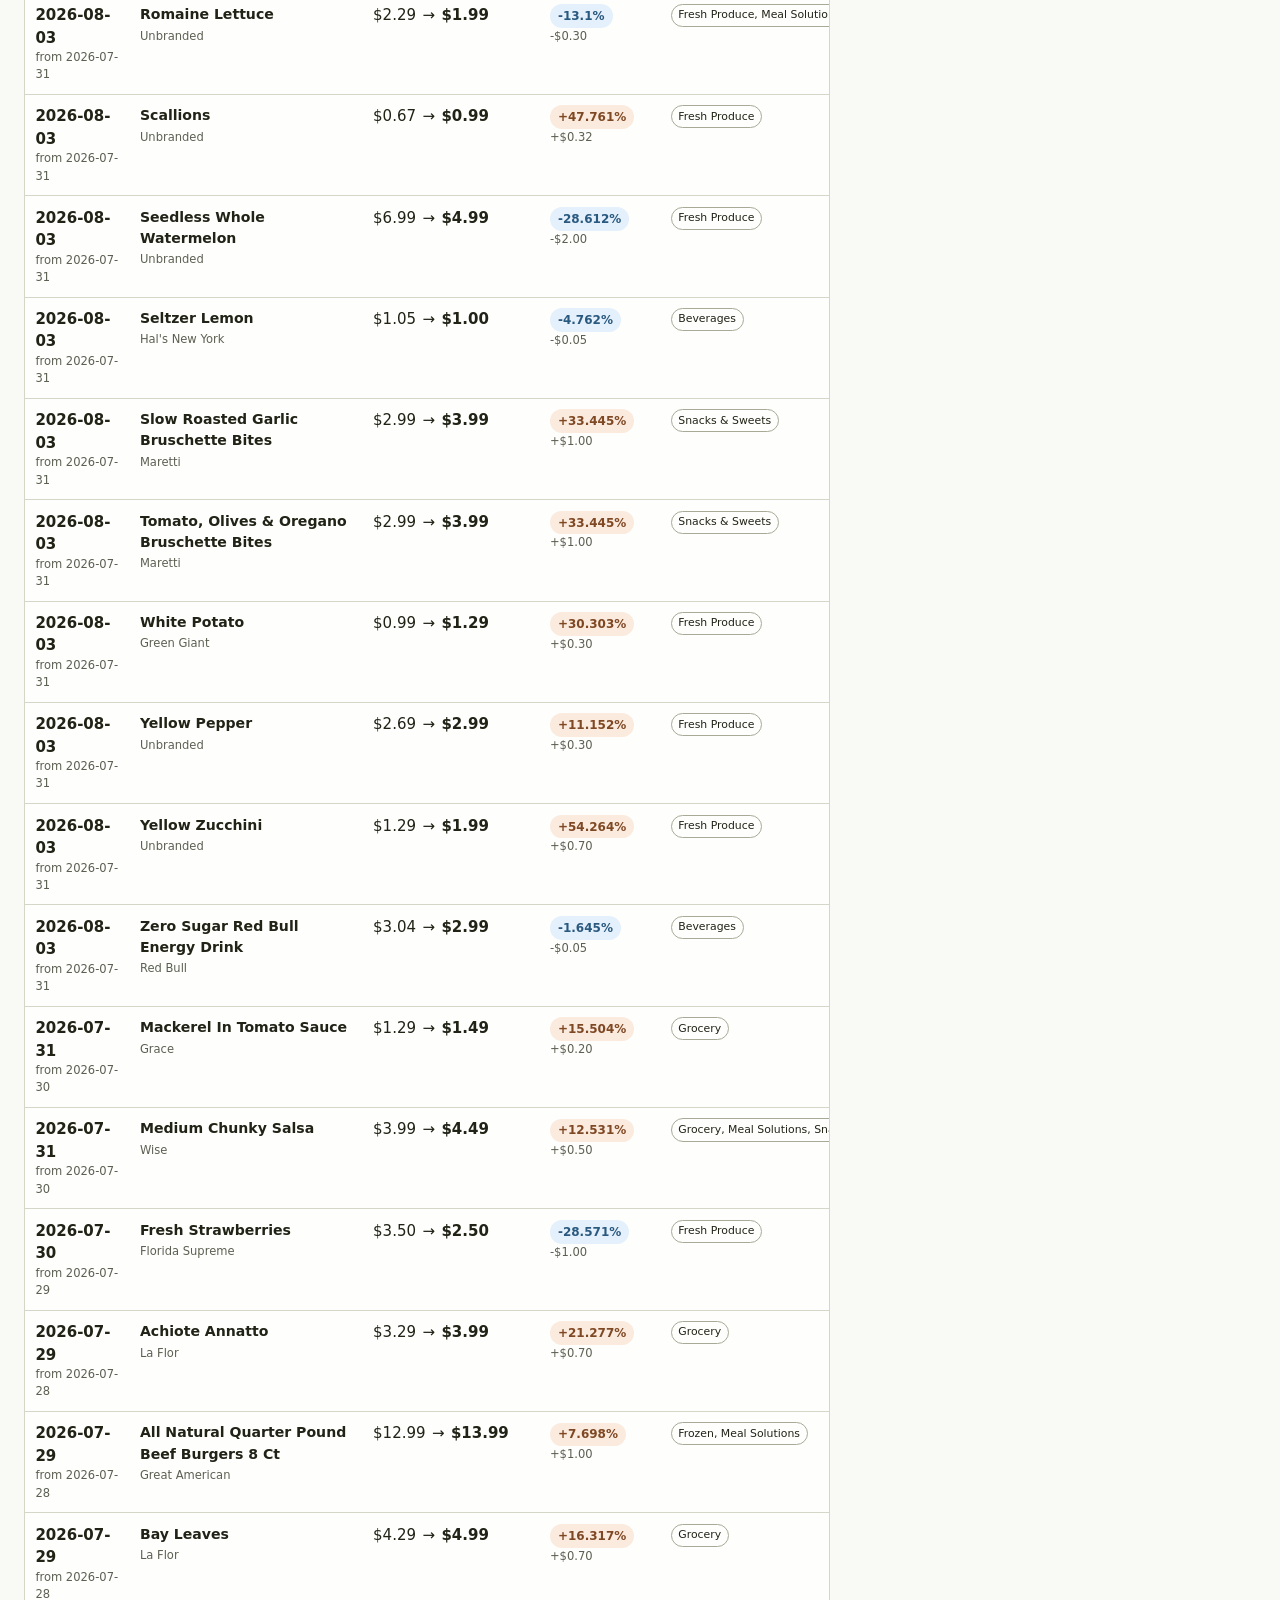
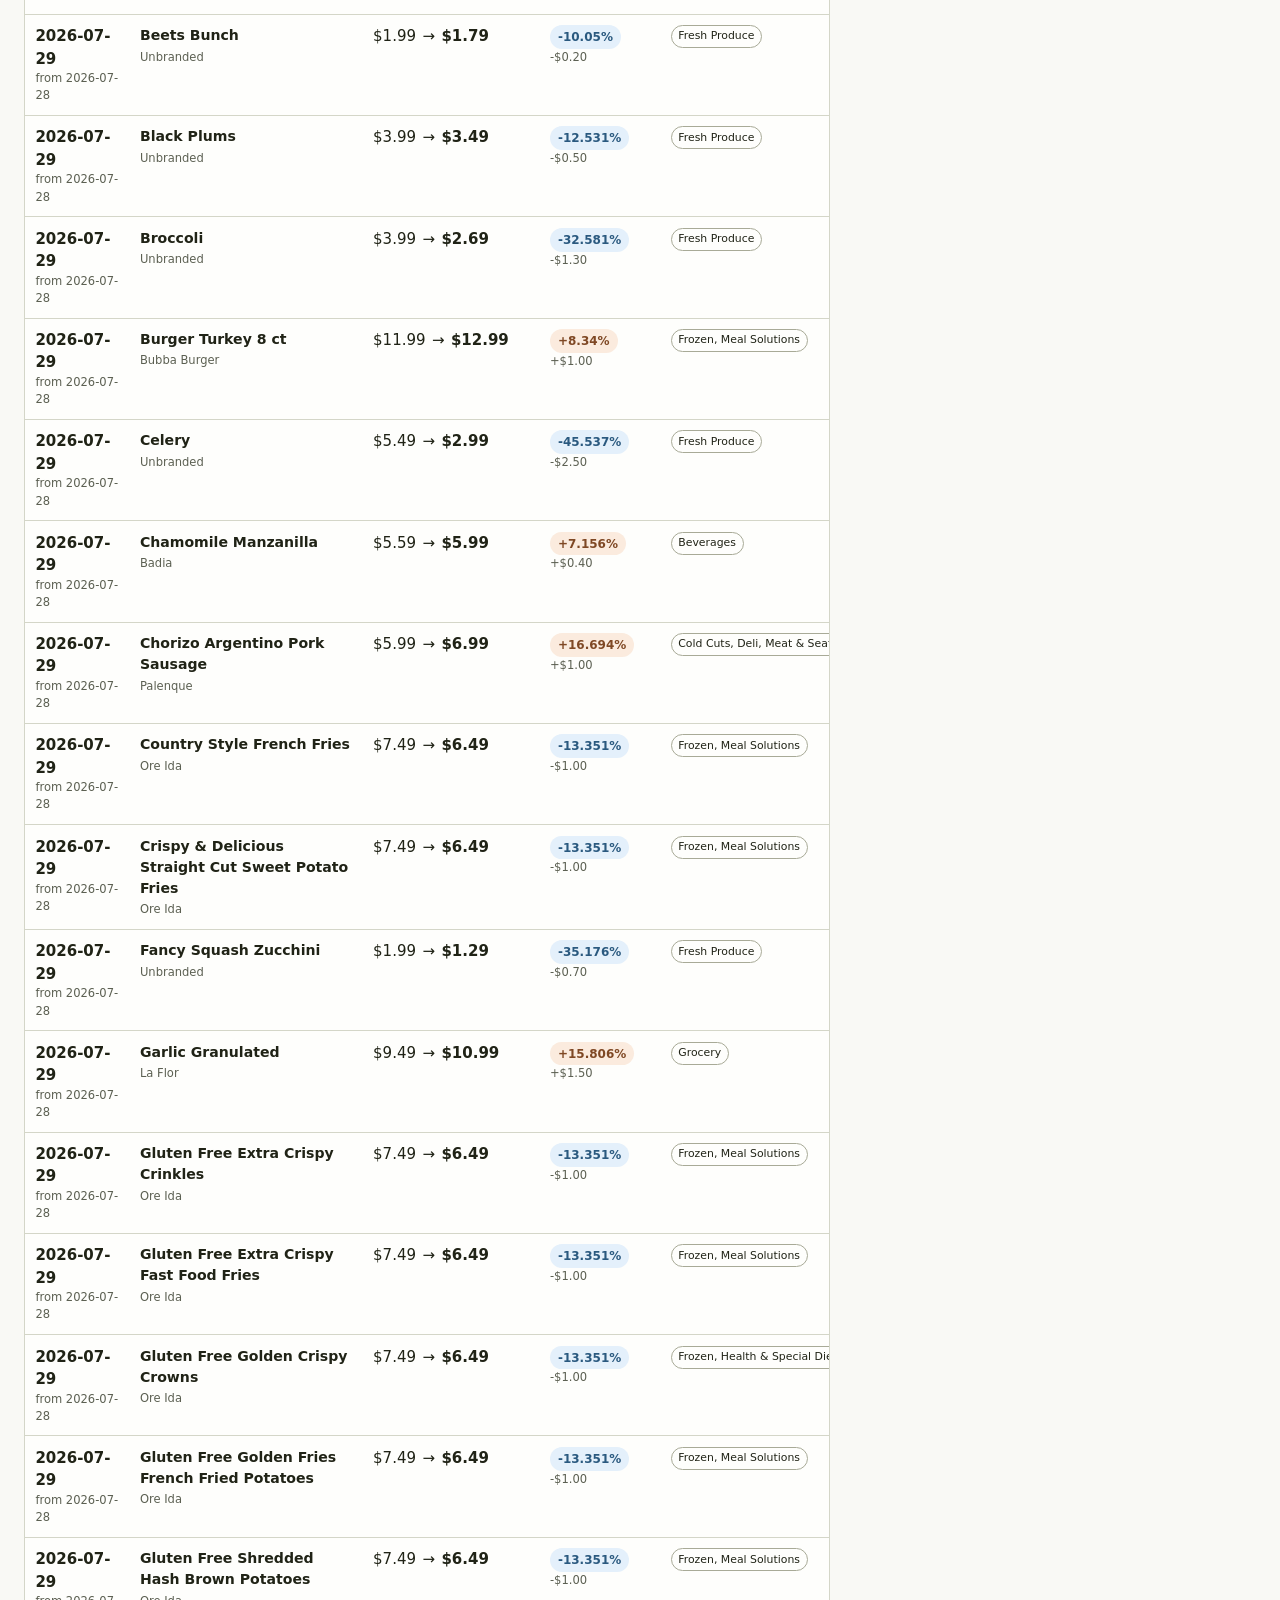
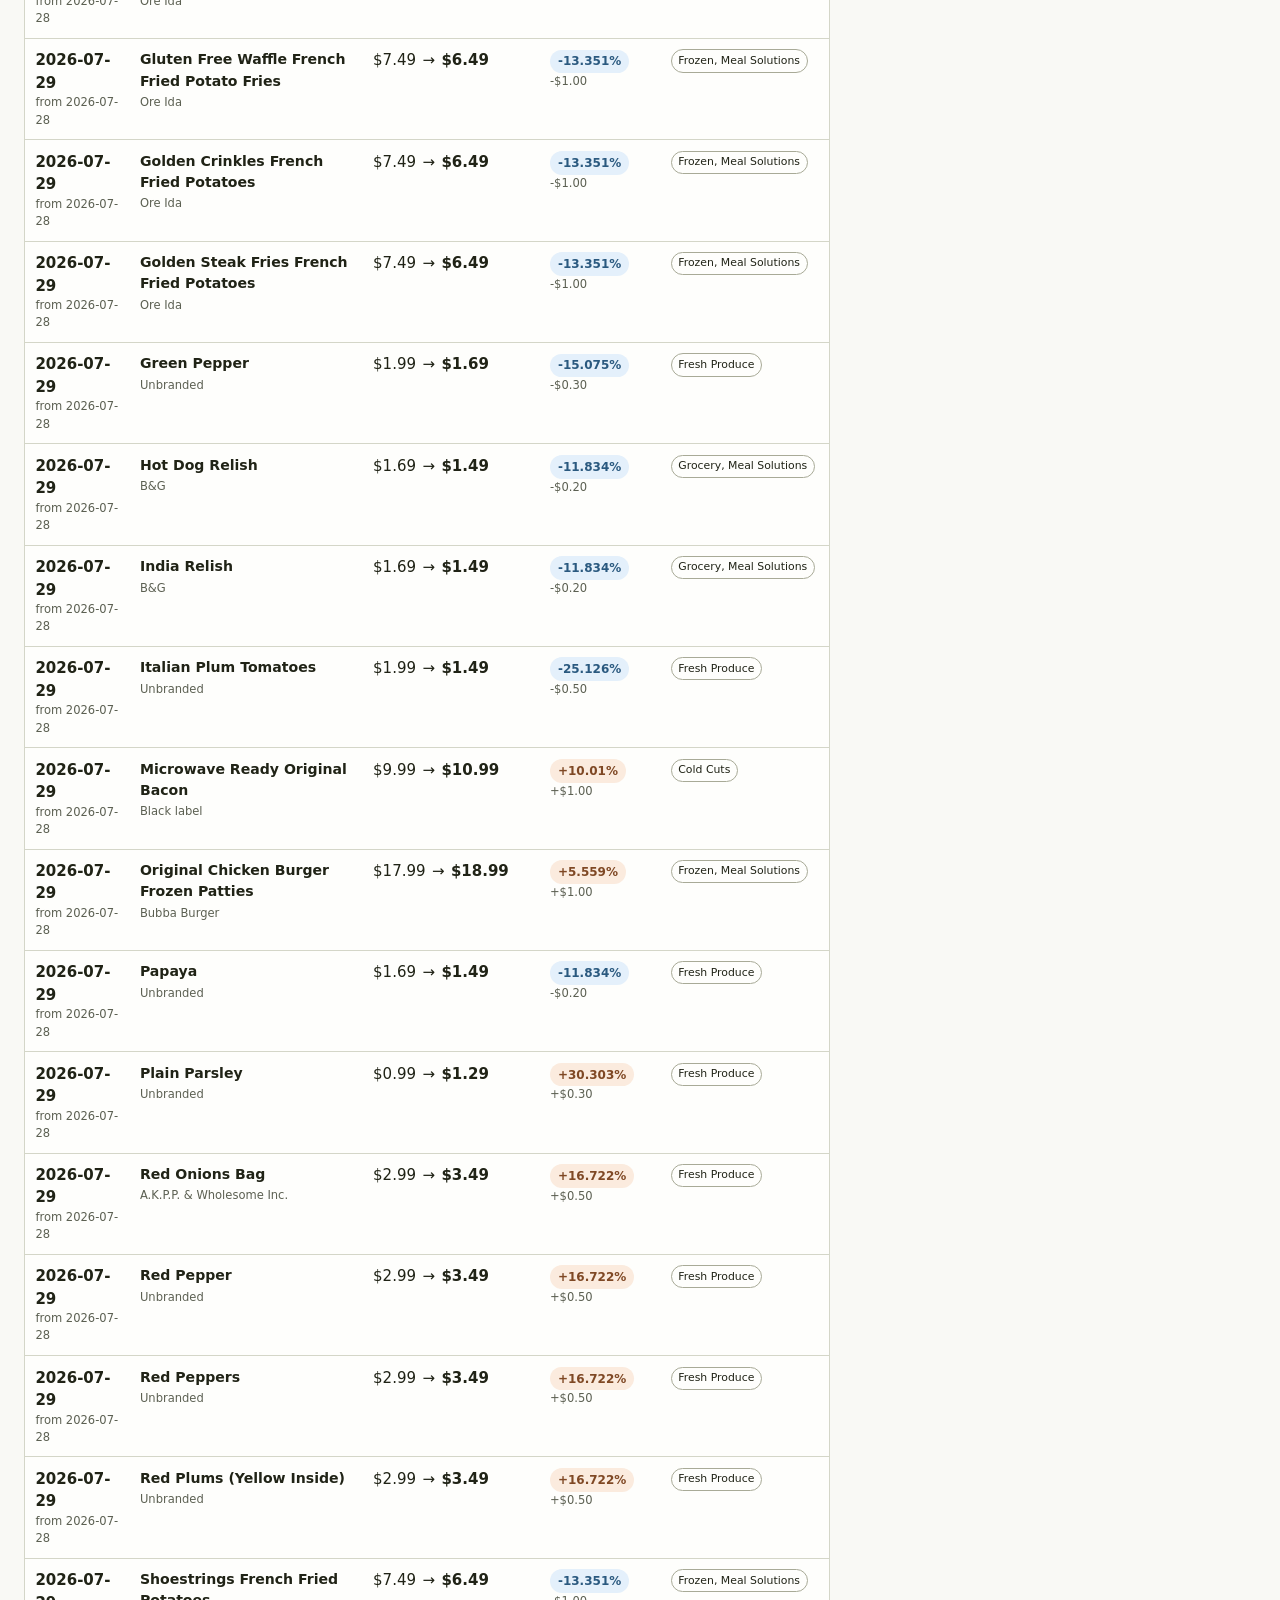
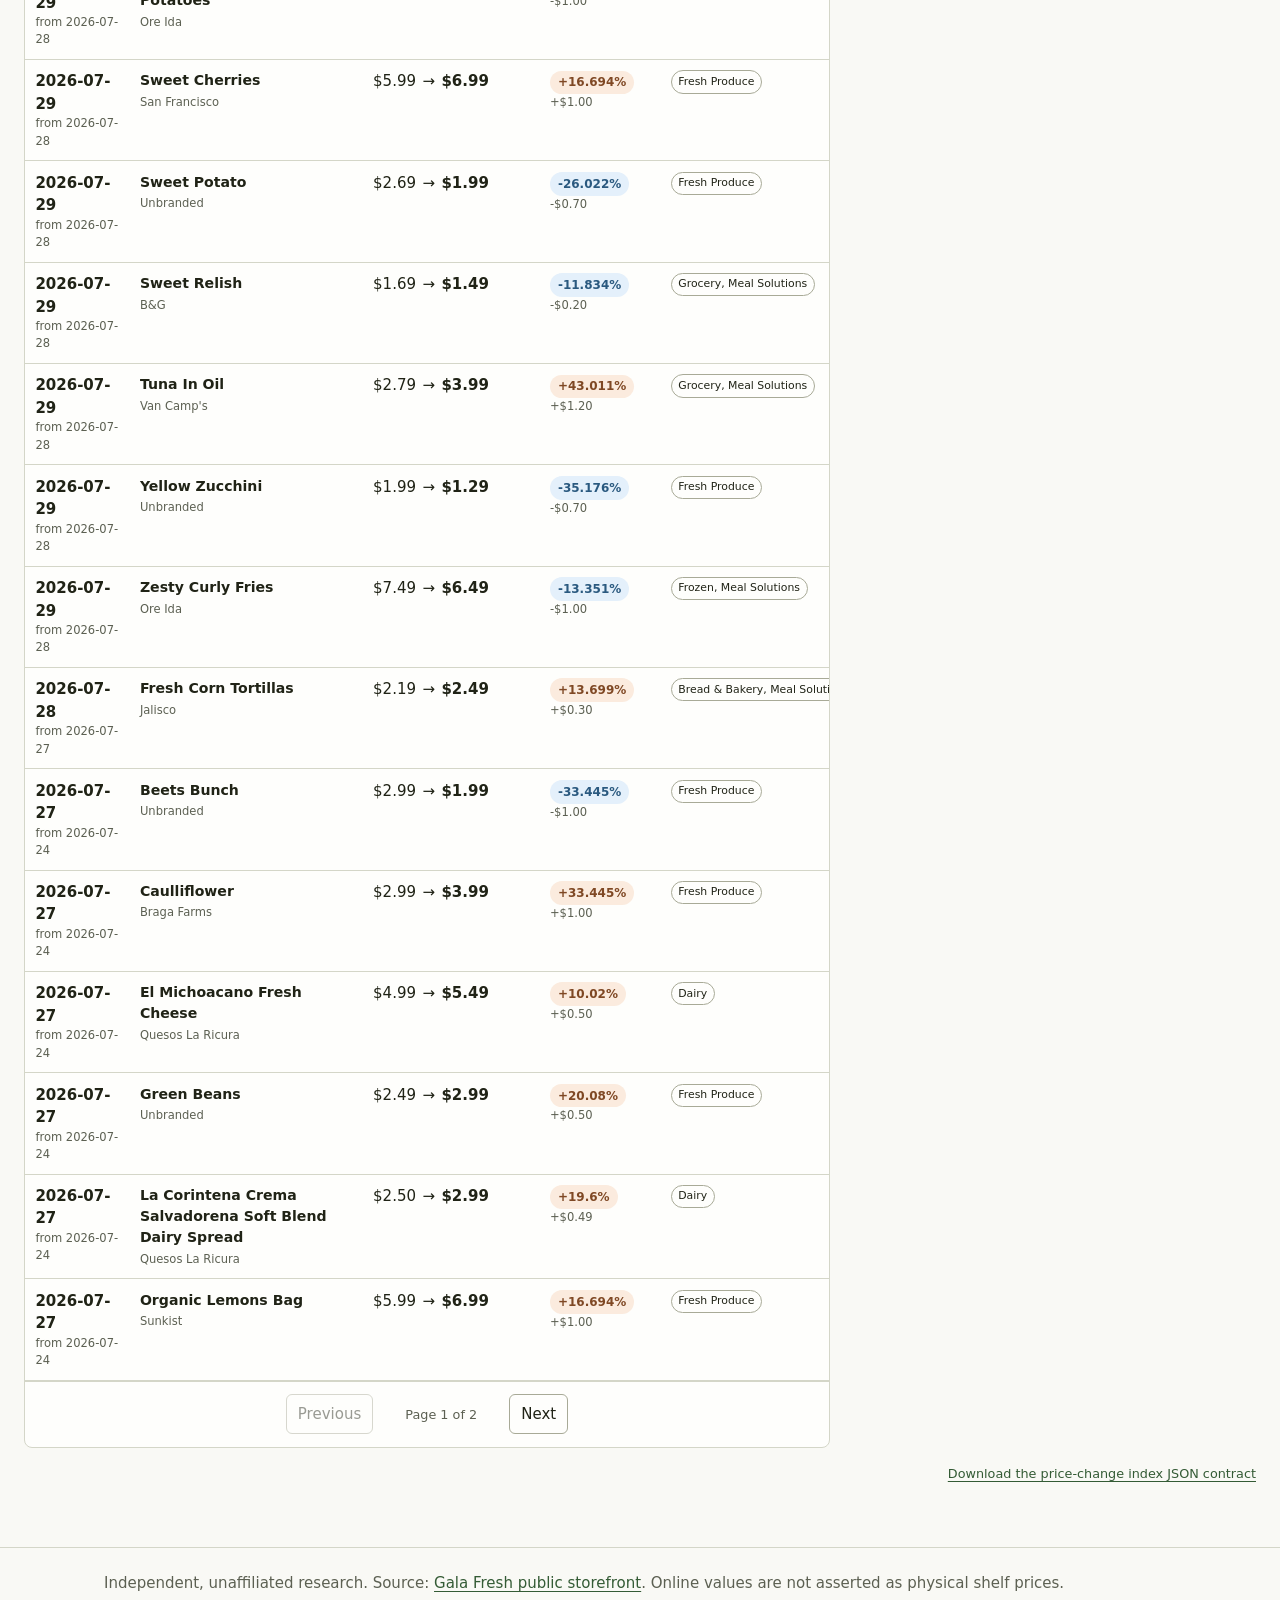
<file: docs/price-changes.html>
<!doctype html><html lang="en"><head><meta charset="utf-8"><meta name="viewport" content="width=device-width,initial-scale=1"><meta name="theme-color" content="#f7f8f2"><title>Price changes | Gala Fresh Baldwin Research</title><link rel="stylesheet" href="assets/site.css?v=research-1.1"><script src="assets/analytics.js?v=research-1.0" defer></script></head><body class="changes-page"><header class="site-header"><div class="site-header-inner"><a class="site-identity" href="index.html"><strong>Gala Fresh Baldwin</strong><span>catalog research</span></a><nav class="site-nav" aria-label="Research reports"><a href="index.html">Overview</a><a href="daily-report.html">Daily</a><a href="weekly-report.html">Weekly</a><a href="price-changes.html" aria-current="page">Price changes</a><a href="catalog.html">Catalog</a><a href="METHODOLOGY.html">Methodology</a></nav></div></header><main>
<section class="change-heading" aria-labelledby="change-title">
  <div>
    <p class="eyebrow">Longitudinal regular-price evidence</p>
    <h1 id="change-title">Price changes</h1>
    <p class="lede">Compare adjacent healthy snapshots, investigate every recorded movement, and export the evidence behind a selected date range.</p>
  </div>
  <dl class="change-scope" aria-label="Price change archive scope">
    <div><dt>Recorded movements</dt><dd id="archive-change-count">143</dd></div>
    <div><dt>Distinct items</dt><dd>118</dd></div>
    <div><dt>Comparison intervals</dt><dd>15</dd></div>
    <div><dt>Archive span</dt><dd>2026-07-17 to 2026-08-06</dd></div>
  </dl>
</section>

<section id="baseline-note" class="research-note" hidden>
  <strong>The baseline is stored; no price comparison exists yet.</strong>
  <span>Movements appear after a second distinct healthy snapshot date. Same-day reruns strengthen the baseline but do not create a new interval.</span>
</section>

<section class="range-controls" aria-labelledby="range-title">
  <div class="controls-heading">
    <div><h2 id="range-title">Comparison range</h2><p>Daily files are loaded only for the selected interval.</p></div>
    <div class="quick-ranges" aria-label="Quick date ranges">
      <button type="button" data-range="latest">Latest</button>
      <button type="button" data-range="7">7 days</button>
      <button type="button" data-range="28">28 days</button>
      <button type="button" data-range="all">All history</button>
    </div>
  </div>
  <div class="date-fields">
    <label>From <input id="change-from-date" type="date"></label>
    <label>Through <input id="change-to-date" type="date"></label>
    <button id="load-change-range" class="primary-button" type="button">Load range</button>
    <p id="range-description">Preparing available comparison dates...</p>
  </div>
</section>

<section class="catalog-controls change-filters" aria-labelledby="change-filter-title">
  <div class="controls-heading">
    <div><h2 id="change-filter-title">Filter movements</h2><p>Every filter applies to all records loaded for the date range.</p></div>
    <button id="clear-change-filters" class="text-button" type="button">Clear filters</button>
  </div>
  <div class="change-filter-grid">
    <label class="change-search">Search
      <input id="change-search" type="search" placeholder="Item, brand, category, or source ID" autocomplete="off">
    </label>
    <label>Direction
      <select id="direction-filter">
        <option value="all">Increases and decreases</option>
        <option value="increase">Increases only</option>
        <option value="decrease">Decreases only</option>
      </select>
    </label>
    <label>Department
      <select id="change-department-filter"><option value="">All departments</option></select>
    </label>
    <label>Brand
      <select id="change-brand-filter"><option value="">All brands</option></select>
    </label>
    <label>Minimum absolute change
      <div class="suffix-input"><input id="minimum-change-filter" type="number" min="0" step="0.1" inputmode="decimal" placeholder="0"><span>%</span></div>
    </label>
    <fieldset class="check-filters change-checks">
      <legend>Evidence</legend>
      <label><input id="anomaly-filter" type="checkbox"> Conservative anomalies only</label>
    </fieldset>
  </div>
</section>

<div id="change-status" class="catalog-status" role="status" aria-live="polite">Loading price-change index...</div>

<section class="change-workspace" aria-label="Price change explorer">
  <div class="results-pane change-results-pane">
    <div class="results-toolbar change-toolbar">
      <div><p id="change-result-count">Loading movements...</p><span id="loaded-intervals" class="toolbar-note"></span></div>
      <div class="toolbar-actions">
        <label>Sort
          <select id="change-sort-order">
            <option value="recent">Most recent</option>
            <option value="percent">Largest percentage</option>
            <option value="amount">Largest dollar movement</option>
            <option value="name">Item name</option>
          </select>
        </label>
        <label>Rows
          <select id="change-page-size">
            <option value="50">50</option>
            <option value="100" selected>100</option>
            <option value="250">250</option>
            <option value="all">All</option>
          </select>
        </label>
        <div class="export-actions">
          <button id="export-changes-csv" class="secondary-button" type="button">Export CSV</button>
          <button id="export-changes-json" class="secondary-button" type="button">Export JSON</button>
        </div>
      </div>
    </div>
    <div class="table-scroll">
      <table class="change-table">
        <thead><tr><th>Interval</th><th>Item</th><th>Before / after</th><th>Movement</th><th>Context</th></tr></thead>
        <tbody id="change-results"></tbody>
      </table>
      <div id="empty-changes" class="empty-state" hidden>
        <strong>No recorded movements match this view.</strong>
        <span id="empty-change-guidance">Widen the date range or clear one or more filters.</span>
      </div>
    </div>
    <nav class="pagination" aria-label="Price change pages">
      <button id="previous-change-page" class="secondary-button" type="button">Previous</button>
      <span id="change-page-indicator">Page 1 of 1</span>
      <button id="next-change-page" class="secondary-button" type="button">Next</button>
    </nav>
  </div>

  <aside id="change-detail-panel" class="detail-panel change-detail-panel" aria-label="Selected price change details" aria-live="polite">
    <button id="close-change-detail" class="detail-close" type="button" aria-label="Close selected price change">Close</button>
    <div id="change-detail" class="detail-content">
      <div class="detail-placeholder"><strong>Select a movement</strong><span>The comparison interval, source identity, category context, and loaded item timeline will appear here.</span></div>
    </div>
  </aside>
</section>

<p class="catalog-contract"><a href="data/price-changes/index.json">Download the price-change index JSON contract</a></p>
</main><footer class="site-footer"><p>Independent, unaffiliated research. Source: <a href="https://www.shopgalafresh.com/">Gala Fresh public storefront</a>. Online values are not asserted as physical shelf prices.</p></footer><script src="assets/price-changes.js?v=research-1.1" defer></script></body></html>
</file>
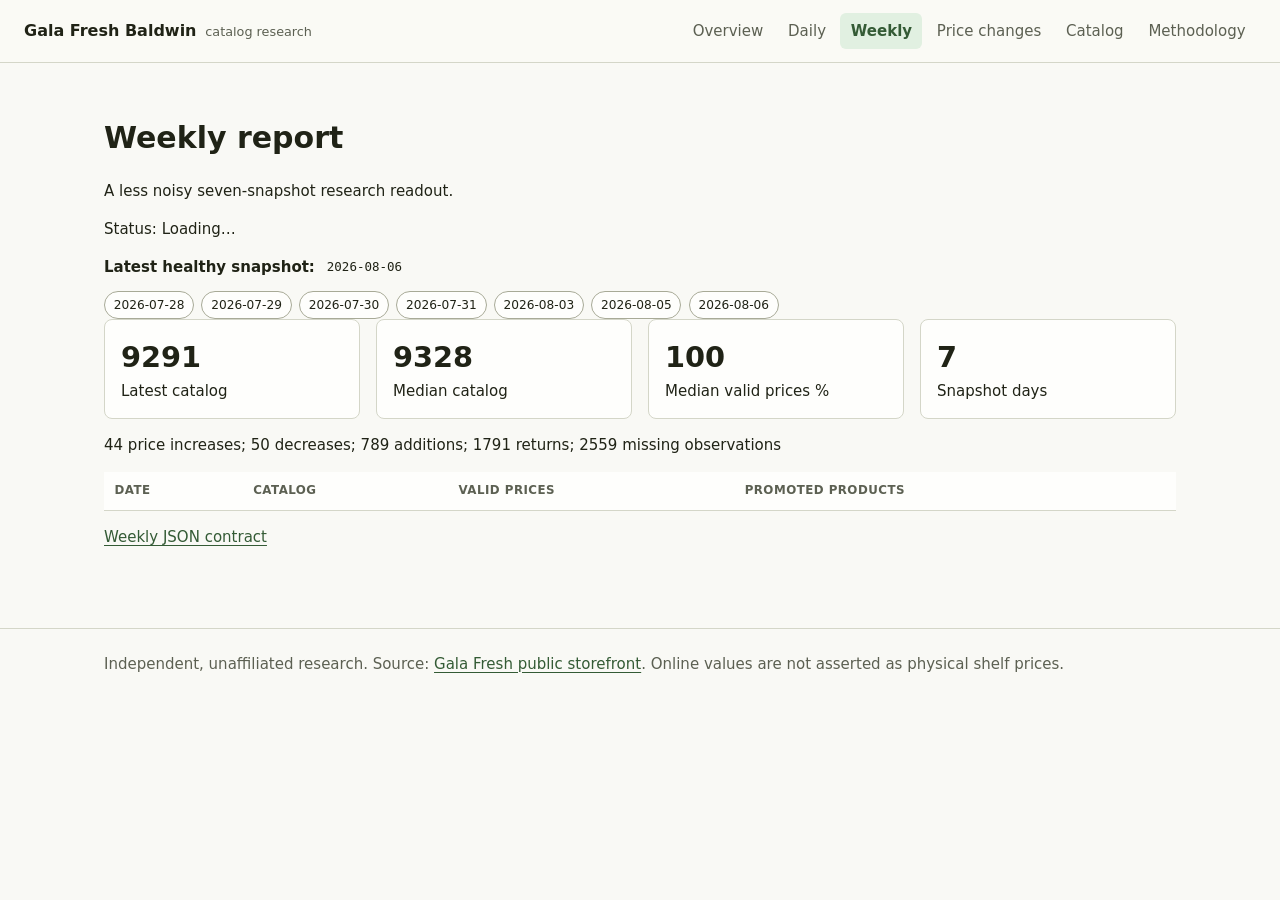
<file: docs/weekly-report.html>
<!doctype html><html lang="en"><head><meta charset="utf-8"><meta name="viewport" content="width=device-width,initial-scale=1"><meta name="theme-color" content="#f7f8f2"><title>Weekly report</title><link rel="stylesheet" href="assets/site.css?v=research-1.1"><script src="assets/analytics.js?v=research-1.0" defer></script></head><body class=""><header class="site-header"><div class="site-header-inner"><a class="site-identity" href="index.html"><strong>Gala Fresh Baldwin</strong><span>catalog research</span></a><nav class="site-nav" aria-label="Research reports"><a href="index.html">Overview</a><a href="daily-report.html">Daily</a><a href="weekly-report.html" aria-current="page">Weekly</a><a href="price-changes.html">Price changes</a><a href="catalog.html">Catalog</a><a href="METHODOLOGY.html">Methodology</a></nav></div></header><main><h1>Weekly report</h1><p>A less noisy seven-snapshot research readout.</p><p>Status: <span id="status">Loading…</span></p><p id="run-summary" class="run-summary"></p><ul id="recent-runs" class="run-strip" aria-label="Recent healthy snapshots"></ul><section id="metrics" class="grid"></section><p id="totals"></p><table><thead><tr><th>Date</th><th>Catalog</th><th>Valid prices</th><th>Promoted products</th></tr></thead><tbody id="history"></tbody></table><p><a href="data/weekly-summary.json">Weekly JSON contract</a></p></main><footer class="site-footer"><p>Independent, unaffiliated research. Source: <a href="https://www.shopgalafresh.com/">Gala Fresh public storefront</a>. Online values are not asserted as physical shelf prices.</p></footer><script>const esc=s=>String(s??'—').replace(/[&<>"']/g,c=>({'&':'&amp;','<':'&lt;','>':'&gt;','"':'&quot;',"'":'&#39;'}[c]));fetch('data/weekly-summary.json').then(r=>r.json()).then(d=>{status.textContent=d.status;metrics.innerHTML=[['Latest catalog',d.latest_catalog_size],['Median catalog',d.median_catalog_size],['Median valid prices %',d.median_valid_price_percentage],['Snapshot days',d.snapshot_days]].map(([k,v])=>`<section class="card"><div class="metric">${esc(v)}</div><div>${k}</div></section>`).join('');totals.textContent=`${d.price_increases} price increases; ${d.price_decreases} decreases; ${d.additions} additions; ${d.returns} returns; ${d.missing_products} missing observations`;history.innerHTML=d.daily_history.map(x=>`<tr><td>${esc(x.snapshot_date)}</td><td>${esc(x.catalog_size)}</td><td>${esc(x.valid_price_percentage)}%</td><td>${esc(x.products_with_promotions)}</td></tr>`).join('')||'<tr><td colspan="4">Awaiting baseline</td></tr>';const latest=d.daily_history?.[d.daily_history.length-1];const recent=d.daily_history?.slice(-7)??[];const summary=document.querySelector('#run-summary');if(summary)summary.innerHTML=`<strong>Latest healthy snapshot:</strong> <code>${esc(latest?.snapshot_date ?? '—')}</code>`;const strip=document.querySelector('#recent-runs');if(strip)strip.innerHTML=recent.map(item=>`<li>${esc(item.snapshot_date)}</li>`).join('');}).catch(()=>status.textContent='Report data unavailable')</script></body></html>
</file>
<file: docs/assets/site.css>
:root{color-scheme:light;--paper:oklch(98.2% .006 105);--surface:oklch(99.7% .003 105);--surface-tint:oklch(96.7% .012 112);--ink:oklch(25% .025 120);--muted:oklch(48% .022 120);--line:oklch(87% .018 112);--line-strong:oklch(73% .026 112);--accent:oklch(43% .075 145);--accent-soft:oklch(94% .025 145);--warning:oklch(48% .09 63);--warning-soft:oklch(95% .03 75);--increase:oklch(46% .09 52);--increase-soft:oklch(95% .025 62);--decrease:oklch(45% .08 245);--decrease-soft:oklch(95% .02 245);--focus:oklch(60% .15 245);--radius:8px;--shadow:0 12px 34px oklch(25% .02 120/.08)}
*{box-sizing:border-box}[hidden]{display:none!important}html{scroll-behavior:smooth}body{margin:0;background:var(--paper);color:var(--ink);font:15px/1.5 ui-sans-serif,system-ui,-apple-system,BlinkMacSystemFont,"Segoe UI",sans-serif}button,input,select{font:inherit;color:inherit}button,select{cursor:pointer}a{color:var(--accent);text-underline-offset:3px}a:hover{text-decoration-thickness:2px}a:focus-visible,button:focus-visible,input:focus-visible,select:focus-visible{outline:3px solid var(--focus);outline-offset:2px}
.site-header{border-bottom:1px solid var(--line);background:color-mix(in oklch,var(--paper) 94%,white);position:sticky;top:0;z-index:20}.site-header-inner{max-width:1440px;margin:auto;min-height:62px;padding:.65rem 1.5rem;display:flex;align-items:center;justify-content:space-between;gap:2rem}.site-identity{display:flex;align-items:baseline;gap:.55rem;text-decoration:none;color:var(--ink);white-space:nowrap}.site-identity strong{font-size:1rem}.site-identity span{color:var(--muted);font-size:.8rem}.site-nav{display:flex;gap:.25rem;flex-wrap:wrap}.site-nav a{padding:.45rem .65rem;border-radius:6px;color:var(--muted);text-decoration:none}.site-nav a:hover{background:var(--surface-tint);color:var(--ink)}.site-nav a[aria-current="page"]{background:var(--accent-soft);color:var(--accent);font-weight:650}
main{max-width:1120px;margin:auto;padding:2rem 1.5rem 4rem}.catalog-page main,.changes-page main{max-width:1500px;padding-top:1.5rem}.site-footer{border-top:1px solid var(--line);color:var(--muted)}.site-footer p{max-width:1120px;margin:auto;padding:1.5rem}.hero{padding:2rem 0}.hero h1,.catalog-heading h1,.change-heading h1{margin:.15rem 0;font-size:2.75rem;line-height:1.05;letter-spacing:-.035em}.grid{display:grid;grid-template-columns:repeat(auto-fit,minmax(210px,1fr));gap:1rem}.card{background:var(--surface);border:1px solid var(--line);border-radius:var(--radius);padding:1rem}.metric{font-size:1.8rem;font-weight:720;font-variant-numeric:tabular-nums}.muted,.quiet{color:var(--muted)}.healthy{color:var(--accent);font-weight:700}.gap{color:var(--warning)}table{width:100%;border-collapse:collapse;background:var(--surface)}th,td{text-align:left;padding:.65rem;border-bottom:1px solid var(--line);vertical-align:top}th{font-size:.74rem;letter-spacing:.04em;text-transform:uppercase;color:var(--muted)}
.run-summary{display:flex;flex-wrap:wrap;gap:.75rem;align-items:center;margin:1rem 0 0}.run-summary strong{font-weight:700}.run-summary code{font-size:.78rem}.run-strip{display:flex;flex-wrap:wrap;gap:.45rem;list-style:none;padding:0;margin:.8rem 0 0}.run-strip li{border:1px solid var(--line-strong);border-radius:999px;background:var(--surface);padding:.24rem .55rem;font-size:.76rem;font-variant-numeric:tabular-nums}
.catalog-heading{display:flex;align-items:end;justify-content:space-between;gap:2rem;padding:1rem 0 1.5rem}.eyebrow{margin:0;color:var(--accent);font-size:.75rem;font-weight:750;letter-spacing:.09em;text-transform:uppercase}.lede{max-width:660px;margin:.65rem 0 0;color:var(--muted);font-size:1rem}.catalog-scope{display:grid;grid-template-columns:repeat(3,minmax(105px,1fr));min-width:min(520px,48vw);margin:0;border-top:1px solid var(--line-strong);border-bottom:1px solid var(--line)}.catalog-scope div{padding:.85rem}.catalog-scope div+div{border-left:1px solid var(--line)}.catalog-scope dt{color:var(--muted);font-size:.72rem;text-transform:uppercase;letter-spacing:.05em}.catalog-scope dd{margin:.2rem 0 0;font-size:1.15rem;font-weight:680;font-variant-numeric:tabular-nums}
.catalog-controls{background:var(--surface-tint);border:1px solid var(--line);border-radius:var(--radius);padding:1rem 1.1rem}.controls-heading,.results-toolbar{display:flex;align-items:center;justify-content:space-between;gap:1rem}.controls-heading h2{margin:0;font-size:1rem}.controls-heading p{margin:.15rem 0 0;color:var(--muted);font-size:.82rem}.filter-grid{display:grid;grid-template-columns:minmax(250px,1.7fr) repeat(3,minmax(140px,1fr));gap:.8rem;margin-top:.9rem}.filter-grid>label,.toolbar-actions label{display:flex;flex-direction:column;gap:.3rem;color:var(--muted);font-size:.75rem;font-weight:650}.filter-grid input,.filter-grid select,.toolbar-actions select{width:100%;min-height:40px;border:1px solid var(--line-strong);border-radius:6px;background:var(--surface);padding:.48rem .6rem}.search-field{grid-column:span 2}.price-filter,.check-filters{border:0;padding:0;margin:0;grid-column:span 2}.filter-legend,.check-filters legend{display:block;margin-bottom:.3rem;color:var(--muted);font-size:.75rem;font-weight:650}.price-fields{display:flex;gap:.75rem}.price-filter label{display:flex;flex:1;flex-direction:column;gap:.3rem;color:var(--muted);font-size:.72rem}.check-filters{display:flex;gap:.75rem;align-items:center;flex-wrap:wrap}.check-filters legend{width:100%}.check-filters label{display:flex;align-items:center;gap:.45rem;background:var(--surface);border:1px solid var(--line);border-radius:6px;padding:.55rem .65rem;font-size:.78rem}.check-filters input{width:1rem;min-height:auto;margin:0}.text-button{border:0;background:transparent;color:var(--accent);padding:.4rem}.secondary-button{border:1px solid var(--line-strong);border-radius:6px;background:var(--surface);padding:.48rem .7rem}.secondary-button:hover{border-color:var(--accent);color:var(--accent)}.secondary-button:disabled{cursor:not-allowed;opacity:.45}.catalog-status{position:absolute;width:1px;height:1px;overflow:hidden;clip:rect(0,0,0,0)}
.catalog-workspace{display:grid;grid-template-columns:minmax(0,1fr) minmax(340px,410px);gap:1rem;align-items:start;margin-top:1rem}.results-pane,.detail-panel{background:var(--surface);border:1px solid var(--line);border-radius:var(--radius)}.results-toolbar{padding:.8rem 1rem;border-bottom:1px solid var(--line)}.results-toolbar p{margin:0;font-variant-numeric:tabular-nums;font-weight:650}.toolbar-actions{display:flex;align-items:end;gap:.55rem}.toolbar-actions label{min-width:112px}.table-scroll{overflow:auto}.catalog-table{table-layout:fixed}.catalog-table th:nth-child(1){width:42%}.catalog-table th:nth-child(2){width:18%}.catalog-table th:nth-child(3){width:18%}.catalog-table th:nth-child(4){width:22%}.catalog-table td{height:74px}.catalog-table tr.selected td{background:var(--accent-soft);box-shadow:inset 0 1px var(--accent),inset 0 -1px var(--accent)}.item-button{display:flex;flex-direction:column;gap:.15rem;width:100%;padding:0;border:0;background:transparent;text-align:left;color:var(--ink)}.item-button strong{font-size:.9rem}.item-button span,.date-note{display:block;color:var(--muted);font-size:.72rem}.price-value{font-weight:700;font-variant-numeric:tabular-nums}.tags{display:flex;gap:.3rem;flex-wrap:wrap}.tag{display:inline-block;border:1px solid var(--line-strong);border-radius:999px;padding:.15rem .42rem;font-size:.68rem;white-space:nowrap}.tag.promoted{border-color:color-mix(in oklch,var(--accent),white 55%);background:var(--accent-soft);color:var(--accent)}.tag.missing{border-color:color-mix(in oklch,var(--warning),white 55%);background:var(--warning-soft);color:var(--warning)}.pagination{display:flex;align-items:center;justify-content:center;gap:.8rem;padding:.8rem;border-top:1px solid var(--line)}.pagination span{min-width:110px;text-align:center;color:var(--muted);font-size:.8rem}.empty-state,.detail-placeholder,.error-state{display:flex;flex-direction:column;gap:.35rem;align-items:center;justify-content:center;text-align:center;padding:3rem;color:var(--muted)}
.detail-panel{position:sticky;top:78px;max-height:calc(100vh - 94px);overflow:auto;box-shadow:var(--shadow)}.detail-close{display:none}.detail-content{padding:1rem}.detail-header{display:grid;grid-template-columns:92px 1fr;gap:1rem;align-items:start}.detail-header img,.image-placeholder{width:92px;height:92px;object-fit:contain;border:1px solid var(--line);border-radius:6px;background:white}.image-placeholder{display:grid;place-items:center;color:var(--muted);font-size:.72rem}.detail-header h2{margin:.22rem 0;font-size:1.25rem;line-height:1.25}.detail-price{margin:.3rem 0 0;font-size:1.45rem;font-weight:760;font-variant-numeric:tabular-nums}.detail-state{margin:.2rem 0;color:var(--muted);font-size:.76rem}.detail-actions{display:flex;align-items:center;gap:.8rem;margin:1rem 0;padding-bottom:1rem;border-bottom:1px solid var(--line);font-size:.78rem}.evidence-list{margin:0}.evidence-list div{display:grid;grid-template-columns:135px 1fr;gap:.75rem;padding:.48rem 0;border-bottom:1px solid var(--line)}.evidence-list dt{color:var(--muted);font-size:.74rem}.evidence-list dd{margin:0;font-size:.78rem;overflow-wrap:anywhere}.evidence-list code{font-size:.7rem}.category-evidence,.history-evidence{margin-top:1.2rem}.category-evidence h3,.history-evidence h3{margin:0 0 .45rem;font-size:.9rem}.category-evidence ul{margin:0;padding-left:1.1rem;color:var(--muted);font-size:.76rem}.history-evidence>div>p{margin:0 0 .7rem;color:var(--muted);font-size:.75rem}.history-scroll{max-height:340px;overflow:auto;border:1px solid var(--line);border-radius:6px}.history-scroll table{font-size:.72rem}.history-scroll th{position:sticky;top:0;background:var(--surface-tint);z-index:1}.history-scroll td:nth-child(1){white-space:nowrap}.history-scroll td:nth-child(2){font-variant-numeric:tabular-nums;white-space:nowrap}.history-scroll td span{display:block}.history-scroll small{color:var(--muted)}.history-gap td{background:var(--warning-soft)}.gap-label{color:var(--warning);font-weight:700}.catalog-contract{margin:1rem 0 0;text-align:right;font-size:.8rem}
.change-heading{display:grid;grid-template-columns:minmax(0,1fr) minmax(600px,1.2fr);gap:2rem;align-items:end;padding:1rem 0 1.5rem}.change-scope{display:grid;grid-template-columns:repeat(4,minmax(120px,1fr));margin:0;border-top:1px solid var(--line-strong);border-bottom:1px solid var(--line)}.change-scope div{padding:.78rem}.change-scope div+div{border-left:1px solid var(--line)}.change-scope dt{color:var(--muted);font-size:.7rem;text-transform:uppercase;letter-spacing:.05em}.change-scope dd{margin:.2rem 0 0;font-size:.95rem;font-weight:680;font-variant-numeric:tabular-nums}.research-note{display:flex;gap:.5rem;align-items:baseline;margin-bottom:1rem;border:1px solid var(--line-strong);border-radius:var(--radius);background:var(--surface);padding:.8rem 1rem}.research-note span{color:var(--muted);font-size:.82rem}.range-controls{border-top:1px solid var(--line-strong);border-bottom:1px solid var(--line);padding:1rem 0}.quick-ranges{display:flex;gap:.35rem;flex-wrap:wrap}.quick-ranges button{border:1px solid var(--line);border-radius:6px;background:var(--surface);padding:.38rem .62rem;font-size:.78rem}.quick-ranges button:hover{border-color:var(--accent);color:var(--accent)}.date-fields{display:grid;grid-template-columns:180px 180px max-content 1fr;gap:.75rem;align-items:end;margin-top:.85rem}.date-fields label,.change-filter-grid>label{display:flex;flex-direction:column;gap:.3rem;color:var(--muted);font-size:.75rem;font-weight:650}.date-fields input,.change-filter-grid input,.change-filter-grid select{width:100%;min-height:40px;border:1px solid var(--line-strong);border-radius:6px;background:var(--surface);padding:.48rem .6rem}.date-fields p{margin:0 0 .5rem;color:var(--muted);font-size:.8rem}.primary-button{min-height:40px;border:1px solid var(--accent);border-radius:6px;background:var(--accent);color:var(--paper);padding:.48rem .85rem;font-weight:680}.primary-button:hover{background:color-mix(in oklch,var(--accent),var(--ink) 12%)}.primary-button:disabled{cursor:wait;opacity:.65}.change-filters{margin-top:1rem}.change-filter-grid{display:grid;grid-template-columns:minmax(260px,1.6fr) repeat(4,minmax(140px,1fr));gap:.8rem;margin-top:.9rem}.change-search{grid-column:span 2}.suffix-input{position:relative}.suffix-input input{padding-right:2rem}.suffix-input span{position:absolute;right:.7rem;top:.58rem;color:var(--muted)}.change-checks{grid-column:span 2}.change-workspace{display:grid;grid-template-columns:minmax(0,1fr) minmax(350px,410px);gap:1rem;align-items:start;margin-top:1rem}.toolbar-note{display:block;color:var(--muted);font-size:.72rem}.export-actions{display:flex;gap:.35rem}.change-table{table-layout:fixed}.change-table th:nth-child(1){width:13%}.change-table th:nth-child(2){width:29%}.change-table th:nth-child(3){width:22%}.change-table th:nth-child(4){width:15%}.change-table th:nth-child(5){width:21%}.change-table tr.selected td{background:var(--accent-soft);box-shadow:inset 0 1px var(--accent),inset 0 -1px var(--accent)}.interval-date{font-weight:680;font-variant-numeric:tabular-nums}.change-button{display:flex;flex-direction:column;gap:.15rem;width:100%;border:0;background:transparent;padding:0;text-align:left}.change-button strong{font-size:.88rem}.change-button span{color:var(--muted);font-size:.72rem}.price-comparison{display:flex;align-items:center;gap:.4rem;white-space:nowrap;font-variant-numeric:tabular-nums}.movement{display:inline-block;border-radius:999px;padding:.18rem .5rem;font-size:.75rem;font-weight:750;text-transform:capitalize;font-variant-numeric:tabular-nums}.movement.increase{background:var(--increase-soft);color:var(--increase)}.movement.decrease{background:var(--decrease-soft);color:var(--decrease)}.increase-text{color:var(--increase);font-weight:700}.decrease-text{color:var(--decrease);font-weight:700}.change-detail-heading h2{margin:.25rem 0 .6rem;font-size:1.25rem;line-height:1.25}.change-equation{display:grid;grid-template-columns:1fr auto 1fr;gap:.7rem;align-items:center;margin:1rem 0;padding:.9rem;background:var(--surface-tint);border-top:1px solid var(--line);border-bottom:1px solid var(--line);font-size:1.05rem;font-variant-numeric:tabular-nums}.change-equation>span:first-child,.change-equation strong{display:flex;flex-direction:column}.change-equation small{color:var(--muted);font-size:.68rem;font-weight:500}.change-summary{color:var(--muted);font-size:.8rem}.change-detail-panel{box-shadow:var(--shadow)}
@media(max-width:1050px){.filter-grid{grid-template-columns:repeat(2,minmax(0,1fr))}.search-field{grid-column:span 2}.catalog-workspace{grid-template-columns:minmax(0,1fr) 350px}.toolbar-actions{flex-wrap:wrap;justify-content:end}.catalog-table th:nth-child(2),.catalog-table td:nth-child(2){display:none}.catalog-table th:nth-child(1){width:45%}.catalog-table th:nth-child(3){width:25%}.catalog-table th:nth-child(4){width:30%}}
@media(max-width:760px){.site-header{position:static}.site-header-inner{align-items:flex-start;flex-direction:column;gap:.45rem;padding:.75rem 1rem}.site-nav{width:100%;overflow:auto;flex-wrap:nowrap}.site-nav a{white-space:nowrap}.catalog-page main,main{padding:1.1rem 1rem 3rem}.catalog-heading{align-items:start;flex-direction:column;gap:1rem}.catalog-scope{width:100%;min-width:0}.catalog-scope dd{font-size:.95rem}.filter-grid{grid-template-columns:1fr}.search-field,.price-filter,.check-filters{grid-column:span 1}.price-fields{flex-wrap:wrap}.results-toolbar{align-items:flex-start;flex-direction:column}.toolbar-actions{width:100%;justify-content:flex-start}.toolbar-actions label{flex:1}.catalog-table th:nth-child(4),.catalog-table td:nth-child(4){display:none}.catalog-table th:nth-child(1){width:62%}.catalog-table th:nth-child(3){width:38%}.catalog-workspace{display:block}.detail-panel{display:none;position:fixed;z-index:50;inset:1rem 0 0 1.5rem;max-height:none;border-radius:10px 0 0 0;box-shadow:-20px 0 60px oklch(20% .03 120/.22)}.detail-panel.is-open{display:block}.detail-close{display:block;position:sticky;top:0;z-index:2;width:100%;border:0;border-bottom:1px solid var(--line);background:var(--surface-tint);padding:.7rem;text-align:right;color:var(--accent)}.site-footer p{padding:1rem}.catalog-contract{text-align:left}}
@media(max-width:480px){.catalog-scope{grid-template-columns:1fr}.catalog-scope div+div{border-left:0;border-top:1px solid var(--line)}.toolbar-actions{display:grid;grid-template-columns:1fr 1fr}.toolbar-actions .secondary-button{grid-column:span 2}.catalog-table th:nth-child(3),.catalog-table td:nth-child(3){display:none}.catalog-table th:nth-child(1){width:100%}.detail-header{grid-template-columns:72px 1fr}.detail-header img,.image-placeholder{width:72px;height:72px}.evidence-list div{grid-template-columns:115px 1fr}}
@media(max-width:1180px){.change-heading{grid-template-columns:1fr}.change-filter-grid{grid-template-columns:repeat(3,minmax(0,1fr))}.change-search{grid-column:span 2}.change-workspace{grid-template-columns:minmax(0,1fr) 350px}.change-table th:nth-child(5),.change-table td:nth-child(5){display:none}.change-table th:nth-child(1){width:16%}.change-table th:nth-child(2){width:34%}.change-table th:nth-child(3){width:29%}.change-table th:nth-child(4){width:21%}}
@media(max-width:760px){.change-heading{gap:1rem}.change-scope{grid-template-columns:repeat(2,1fr)}.change-scope div:nth-child(3){border-left:0;border-top:1px solid var(--line)}.change-scope div:nth-child(4){border-top:1px solid var(--line)}.research-note{align-items:flex-start;flex-direction:column}.date-fields{grid-template-columns:1fr 1fr}.date-fields .primary-button{grid-column:span 2}.date-fields p{grid-column:span 2}.change-filter-grid{grid-template-columns:1fr 1fr}.change-search{grid-column:span 2}.change-checks{grid-column:span 2}.change-workspace{display:block}.change-table th:nth-child(3),.change-table td:nth-child(3),.change-table th:nth-child(5),.change-table td:nth-child(5){display:none}.change-table th:nth-child(1){width:27%}.change-table th:nth-child(2){width:48%}.change-table th:nth-child(4){width:25%}.change-toolbar{align-items:flex-start;flex-direction:column}.change-toolbar .toolbar-actions{width:100%;flex-wrap:wrap}.export-actions{width:100%}.export-actions button{flex:1}}
@media(max-width:480px){.change-scope{grid-template-columns:1fr}.change-scope div+div{border-left:0;border-top:1px solid var(--line)}.date-fields,.change-filter-grid{grid-template-columns:1fr}.date-fields .primary-button,.date-fields p,.change-search,.change-checks{grid-column:span 1}.change-table th:nth-child(1){width:28%}.change-table th:nth-child(2){width:47%}.change-table th:nth-child(4){width:25%}.change-table td{padding:.55rem .4rem}.movement{font-size:.68rem}}
</file>
